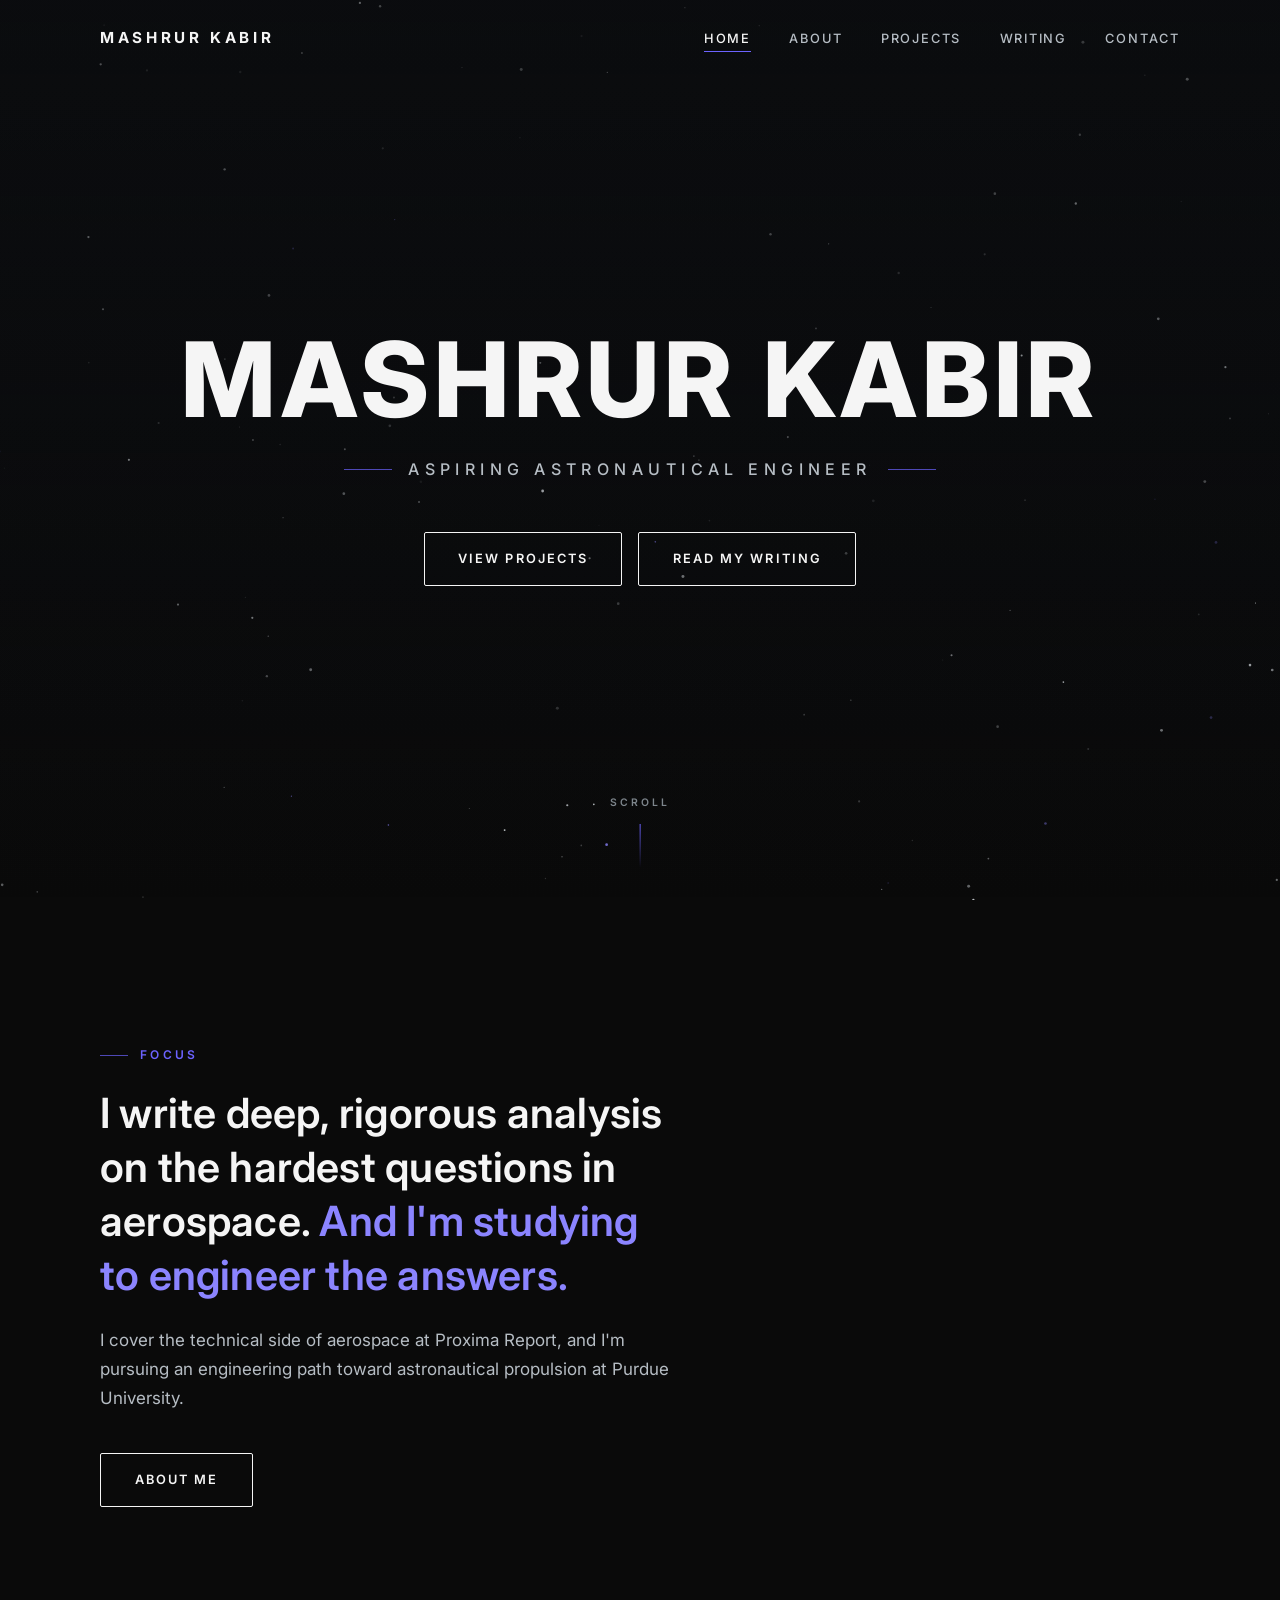
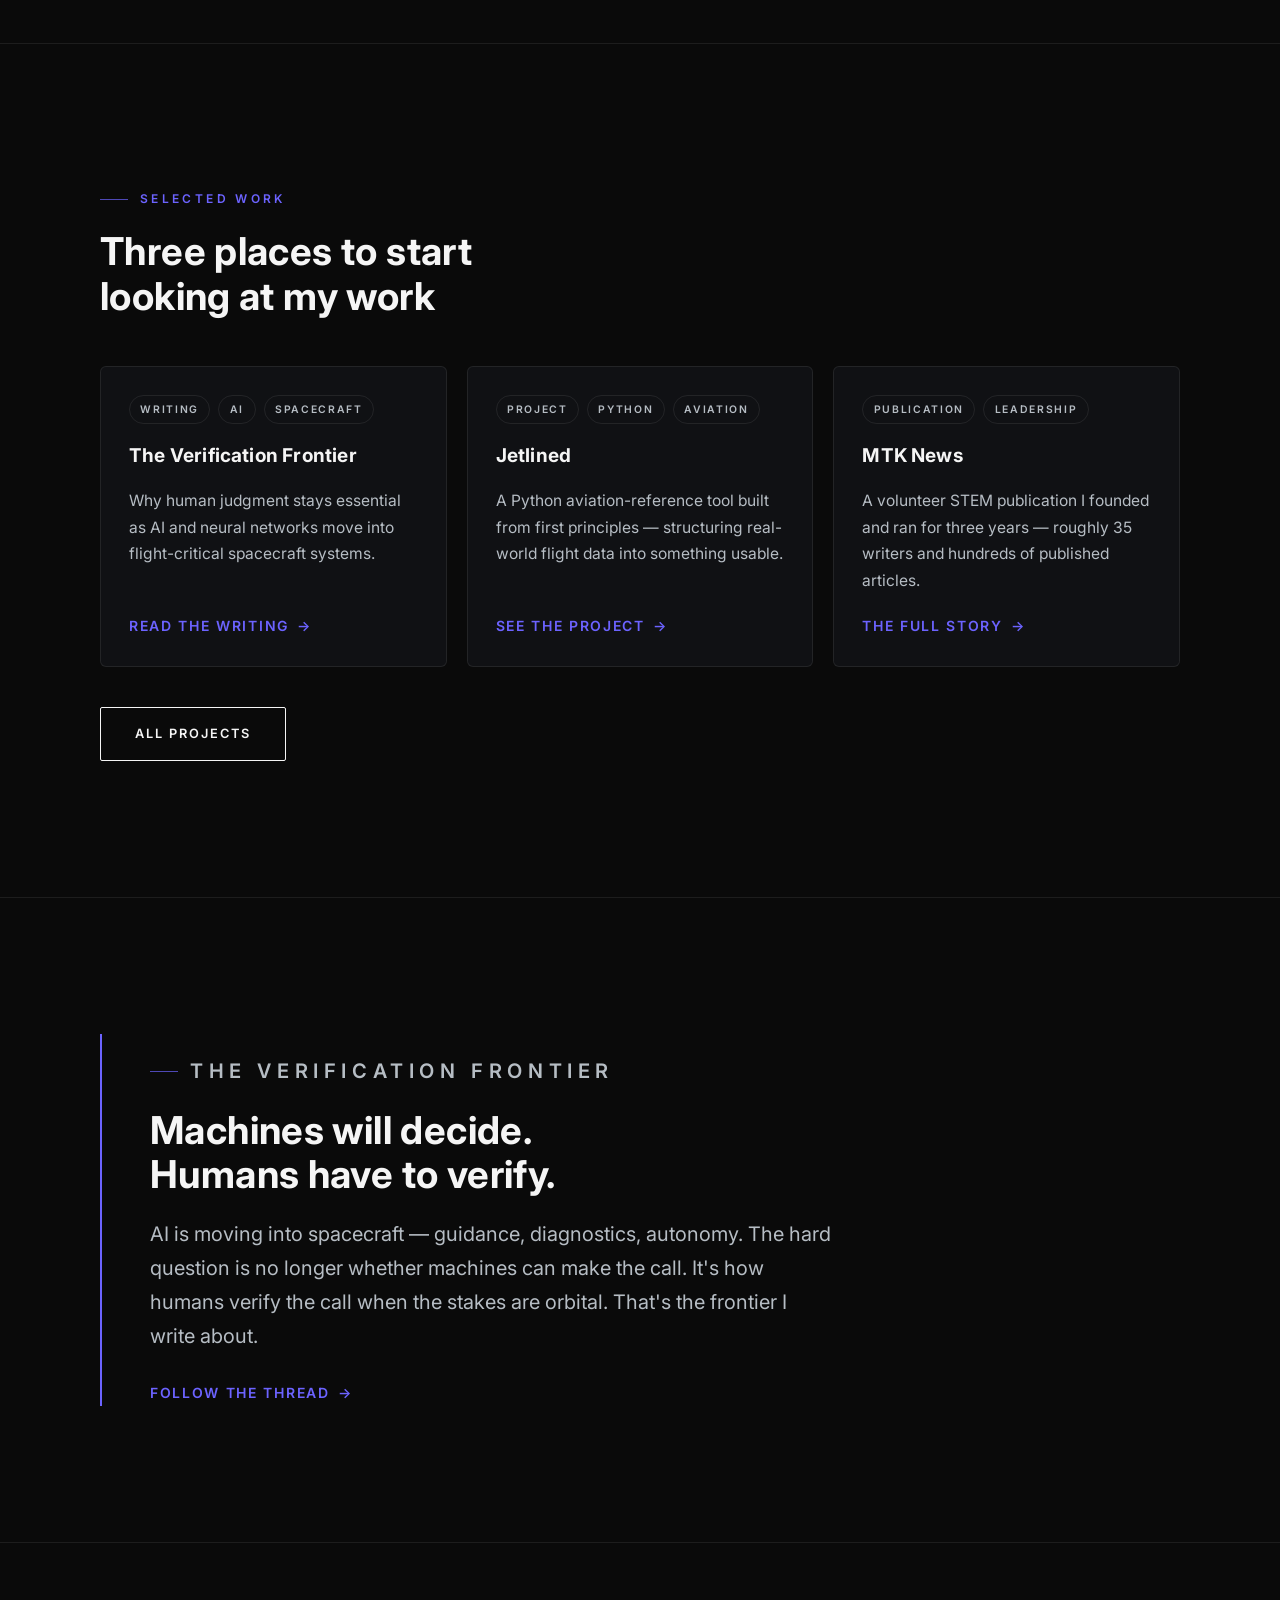
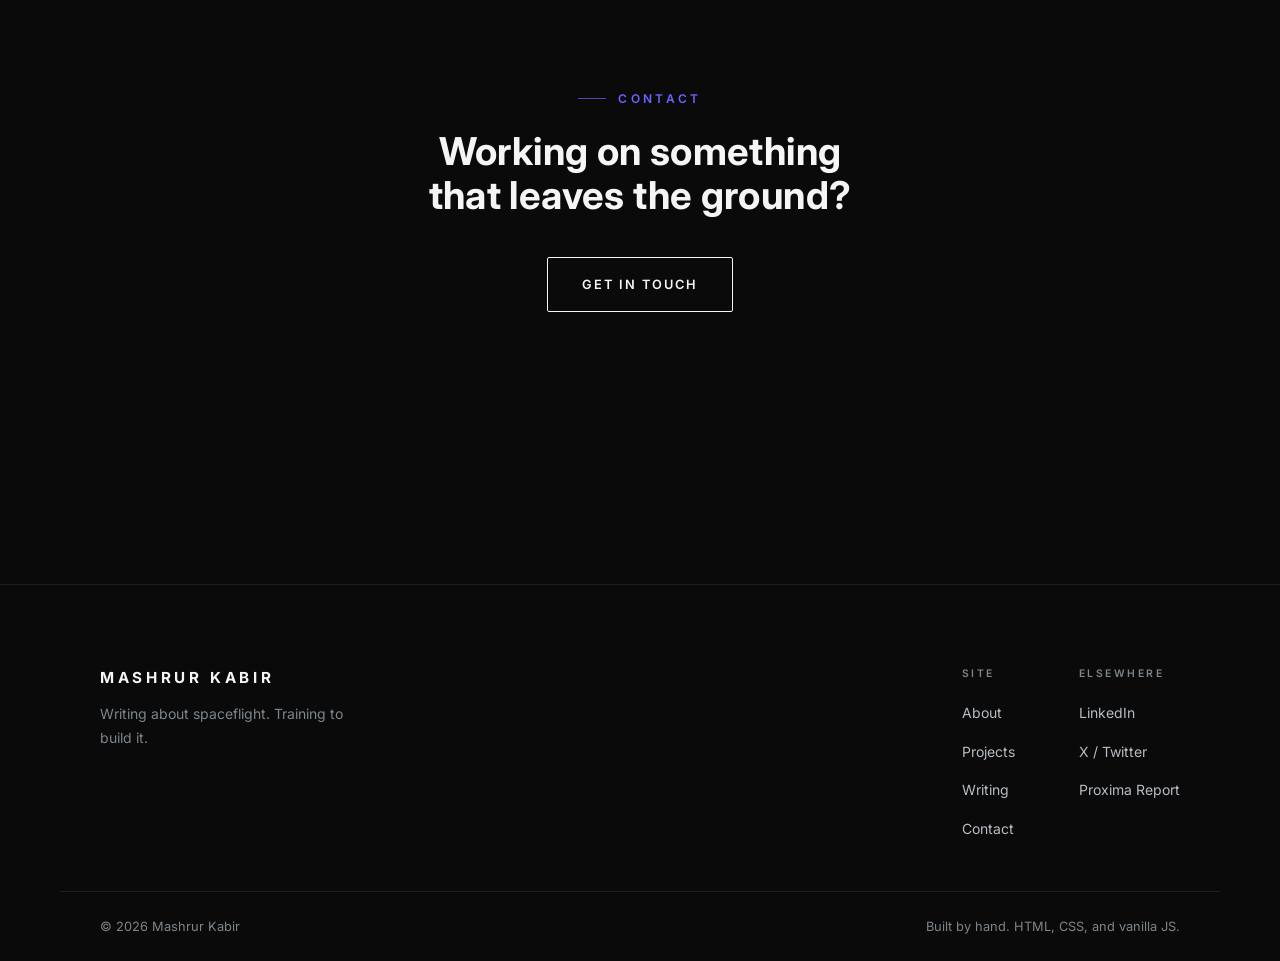
<file: index.html>
<!DOCTYPE html>
<html lang="en">
<head>
  <meta charset="UTF-8">
  <meta name="viewport" content="width=device-width, initial-scale=1">
  <title>Mashrur Kabir — Aerospace Journalist &amp; Aspiring Astronautical Engineer</title>
  <meta name="description" content="Mashrur Kabir writes about spaceflight, propulsion, and AI in high-stakes aerospace systems for Proxima Report — and is training to build the machines he covers.">
  <link rel="canonical" href="https://mashrurkabir.com/">

  <link rel="icon" type="image/svg+xml" href="favicon.svg">

  <!-- Inter via Google Fonts -->
  <link rel="preconnect" href="https://fonts.googleapis.com">
  <link rel="preconnect" href="https://fonts.gstatic.com" crossorigin>
  <link href="https://fonts.googleapis.com/css2?family=Inter:wght@400;500;600;700;800&display=swap" rel="stylesheet">

  <link rel="stylesheet" href="style.css">

  <!-- Open Graph — TODO: add a 1200x630 assets/og-image.jpg and uncomment the og:image line -->
  <meta property="og:title" content="Mashrur Kabir">
  <meta property="og:description" content="Aerospace journalism and an engineering path aimed at astronautical propulsion.">
  <meta property="og:type" content="website">
  <meta property="og:url" content="https://mashrurkabir.com/">
  <!-- <meta property="og:image" content="https://mashrurkabir.com/assets/og-image.jpg"> -->

  <!-- Structured data — ties the byline identity together for search engines.
       TODO: when you fill in the footer profile links, add your LinkedIn and X
       URLs to BOTH sameAs lists (here and in about.html). -->
  <script type="application/ld+json">
  {
    "@context": "https://schema.org",
    "@graph": [
      {
        "@type": "WebSite",
        "@id": "https://mashrurkabir.com/#website",
        "url": "https://mashrurkabir.com/",
        "name": "Mashrur Kabir",
        "publisher": { "@id": "https://mashrurkabir.com/#person" }
      },
      {
        "@type": "Person",
        "@id": "https://mashrurkabir.com/#person",
        "name": "Mashrur Kabir",
        "url": "https://mashrurkabir.com/",
        "jobTitle": "Aerospace Journalist",
        "description": "Aerospace journalist at Proxima Report covering spaceflight, propulsion, and AI in high-stakes aerospace systems; aspiring astronautical engineer focused on space nuclear propulsion.",
        "worksFor": {
          "@type": "Organization",
          "name": "Proxima Report",
          "url": "https://proximareport.com/"
        },
        "affiliation": {
          "@type": "CollegeOrUniversity",
          "name": "Purdue University"
        },
        "knowsAbout": [
          "Spaceflight",
          "Astronautical propulsion",
          "Space nuclear propulsion",
          "AI in aerospace systems",
          "Aerospace journalism"
        ],
        "sameAs": [
          "https://proximareport.com/author/mashrur/",
          "https://mashrurk.substack.com/"
        ]
      }
    ]
  }
  </script>
</head>
<body>
  <!-- Site-wide starfield — fixed canvas behind every page (shared markup on all pages; script.js §6) -->
  <div class="site-bg" data-site-bg aria-hidden="true">
    <canvas data-starfield hidden></canvas>
  </div>

  <a class="skip-link" href="#main">Skip to content</a>

  <!-- ======================= Header (shared markup — edit on all 6 pages) ======================= -->
  <header class="site-header" data-header>
    <div class="header-inner container">
      <a href="/" class="brand">Mashrur Kabir</a>

      <nav class="site-nav" id="site-nav" aria-label="Primary">
        <ul>
          <li><a href="/" aria-current="page">Home</a></li>
          <li><a href="about.html">About</a></li>
          <li><a href="projects.html">Projects</a></li>
          <li><a href="writing.html">Writing</a></li>
          <li><a href="contact.html">Contact</a></li>
        </ul>
      </nav>

      <button class="nav-toggle" type="button" aria-expanded="false" aria-controls="site-nav" data-nav-toggle>
        <span class="nav-toggle-box" aria-hidden="true"><span></span><span></span><span></span></span>
        <span class="visually-hidden">Menu</span>
      </button>
    </div>
  </header>

  <main id="main">

    <!-- ======================= Hero ======================= -->
    <section class="hero" aria-label="Introduction">
      <div class="hero-bg" data-hero-bg aria-hidden="true">
        <!-- The animated starfield is the fixed site-wide canvas at the top of <body>;
             in starfield mode this layer stays transparent so it shows through. -->

        <!--
          Background video — active when HERO_BACKGROUND = 'video' in script.js.
          It covers the starfield inside the hero only.

          TODO (video setup):
            1. Drop your loop into  assets/hero.mp4  (WebM twin at assets/hero.webm is optional
               but nice — delete that <source> line if you skip it).
            2. Replace assets/hero-poster.jpg with a real frame from the video.
            3. In script.js, flip the one-line toggle:  const HERO_BACKGROUND = 'video';
          Specs and ffmpeg commands are in the README.
        -->
        <video class="hero-video" data-hero-video hidden muted autoplay loop playsinline
               preload="none" poster="assets/hero-poster.jpg">
          <source data-src="assets/hero.webm" type="video/webm">
          <source data-src="assets/hero.mp4" type="video/mp4">
        </video>

        <div class="hero-overlay"></div>
      </div>

      <div class="hero-content container">
        <h1 class="hero-title">Mashrur Kabir</h1>
        <p class="hero-tagline">Aspiring Astronautical Engineer</p>
        <div class="hero-actions">
          <a class="btn" href="projects.html">View Projects</a>
          <a class="btn" href="writing.html">Read My Writing</a>
        </div>
      </div>

      <a class="scroll-cue" href="#focus" aria-label="Scroll to content">Scroll</a>
    </section>

    <!-- ======================= Positioning statement ======================= -->
    <section class="section" id="focus">
      <div class="container">
        <p class="eyebrow reveal">Focus</p>
        <p class="statement reveal">
          I write deep, rigorous analysis on the hardest questions in aerospace.
          <em>And I'm studying to engineer the answers.</em>
        </p>
        <p class="statement-sub reveal" data-delay="1">
          I cover the technical side of aerospace at Proxima Report, and I'm pursuing an engineering path toward astronautical propulsion at Purdue University.
        </p>
        <a class="btn reveal" data-delay="2" href="about.html">About Me</a>
      </div>
    </section>

    <!-- ======================= Selected work ======================= -->
    <section class="section" aria-labelledby="selected-work-title">
      <div class="container">
        <p class="eyebrow reveal">Selected Work</p>
        <h2 class="section-title reveal" id="selected-work-title">Three places to start looking at my work</h2>

        <div class="card-grid">
          <!-- Card 1 — flagship writing -->
          <article class="card reveal" data-delay="1">
            <div class="card-tags"><span>Writing</span><span>AI</span><span>Spacecraft</span></div>
            <h3>The Verification Frontier</h3>
            <p>Why human judgment stays essential as AI and neural networks move into flight-critical spacecraft systems.</p>
            <a class="text-link card-cover" href="writing.html">Read the writing <span aria-hidden="true">&rarr;</span></a>
          </article>

          <!-- Card 2 — engineering project -->
          <article class="card reveal" data-delay="2">
            <div class="card-tags"><span>Project</span><span>Python</span><span>Aviation</span></div>
            <h3>Jetlined</h3>
            <p>A Python aviation-reference tool built from first principles — structuring real-world flight data into something usable.</p>
            <a class="text-link card-cover" href="jetlined.html">See the project <span aria-hidden="true">&rarr;</span></a>
          </article>

          <!-- Card 3 — publication -->
          <article class="card reveal" data-delay="3">
            <div class="card-tags"><span>Publication</span><span>Leadership</span></div>
            <h3>MTK News</h3>
            <p>A volunteer STEM publication I founded and ran for three years — roughly 35 writers and hundreds of published articles.</p>
            <a class="text-link card-cover" href="mtk-news.html">The full story <span aria-hidden="true">&rarr;</span></a>
          </article>
        </div>

        <a class="btn reveal" data-delay="3" href="projects.html">All Projects</a>
      </div>
    </section>

    <!-- ======================= Verification frontier teaser ======================= -->
    <section class="section" aria-labelledby="frontier-title">
      <div class="container">
        <div class="frontier reveal">
          <p class="eyebrow">The Verification Frontier</p>
          <h2 class="section-title" id="frontier-title">Machines will decide. Humans have to verify.</h2>
          <p>
            AI is moving into spacecraft — guidance, diagnostics, autonomy. The hard
            question is no longer whether machines can make the call. It's how humans
            verify the call when the stakes are orbital. That's the frontier I write about.
          </p>
          <a class="text-link" href="writing.html">Follow the thread <span aria-hidden="true">&rarr;</span></a>
        </div>
      </div>
    </section>

    <!-- ======================= Closing CTA ======================= -->
    <section class="section cta-band" aria-labelledby="cta-title">
      <div class="container">
        <p class="eyebrow reveal" style="justify-content: center;">Contact</p>
        <h2 class="section-title reveal" id="cta-title">Working on something that leaves the ground?</h2>
        <a class="btn reveal" data-delay="1" href="contact.html">Get in Touch</a>
      </div>
    </section>

  </main>

  <!-- ======================= Footer (shared markup — edit on all 6 pages) ======================= -->
  <footer class="site-footer">
    <div class="container footer-inner">
      <div>
        <p class="footer-name">Mashrur Kabir</p>
        <p class="footer-tag">Writing about spaceflight. Training to build it.</p>
      </div>

      <nav class="footer-col" aria-label="Footer">
        <span class="label">Site</span>
        <ul>
          <li><a href="about.html">About</a></li>
          <li><a href="projects.html">Projects</a></li>
          <li><a href="writing.html">Writing</a></li>
          <li><a href="contact.html">Contact</a></li>
        </ul>
      </nav>

      <div class="footer-col">
        <span class="label">Elsewhere</span>
        <ul>
          <!-- TODO: replace # with your real profile URLs (same block on every page) -->
          <li><a href="#" target="_blank" rel="noopener">LinkedIn</a></li>
          <li><a href="#" target="_blank" rel="noopener">X / Twitter</a></li>
          <li><a href="#" target="_blank" rel="noopener">Proxima Report</a></li>
        </ul>
      </div>
    </div>

    <div class="container footer-bottom">
      <p>&copy; <span data-year>2026</span> Mashrur Kabir</p>
      <p>Built by hand. HTML, CSS, and vanilla JS.</p>
    </div>
  </footer>

  <script src="script.js" defer></script>
</body>
</html>
</file>
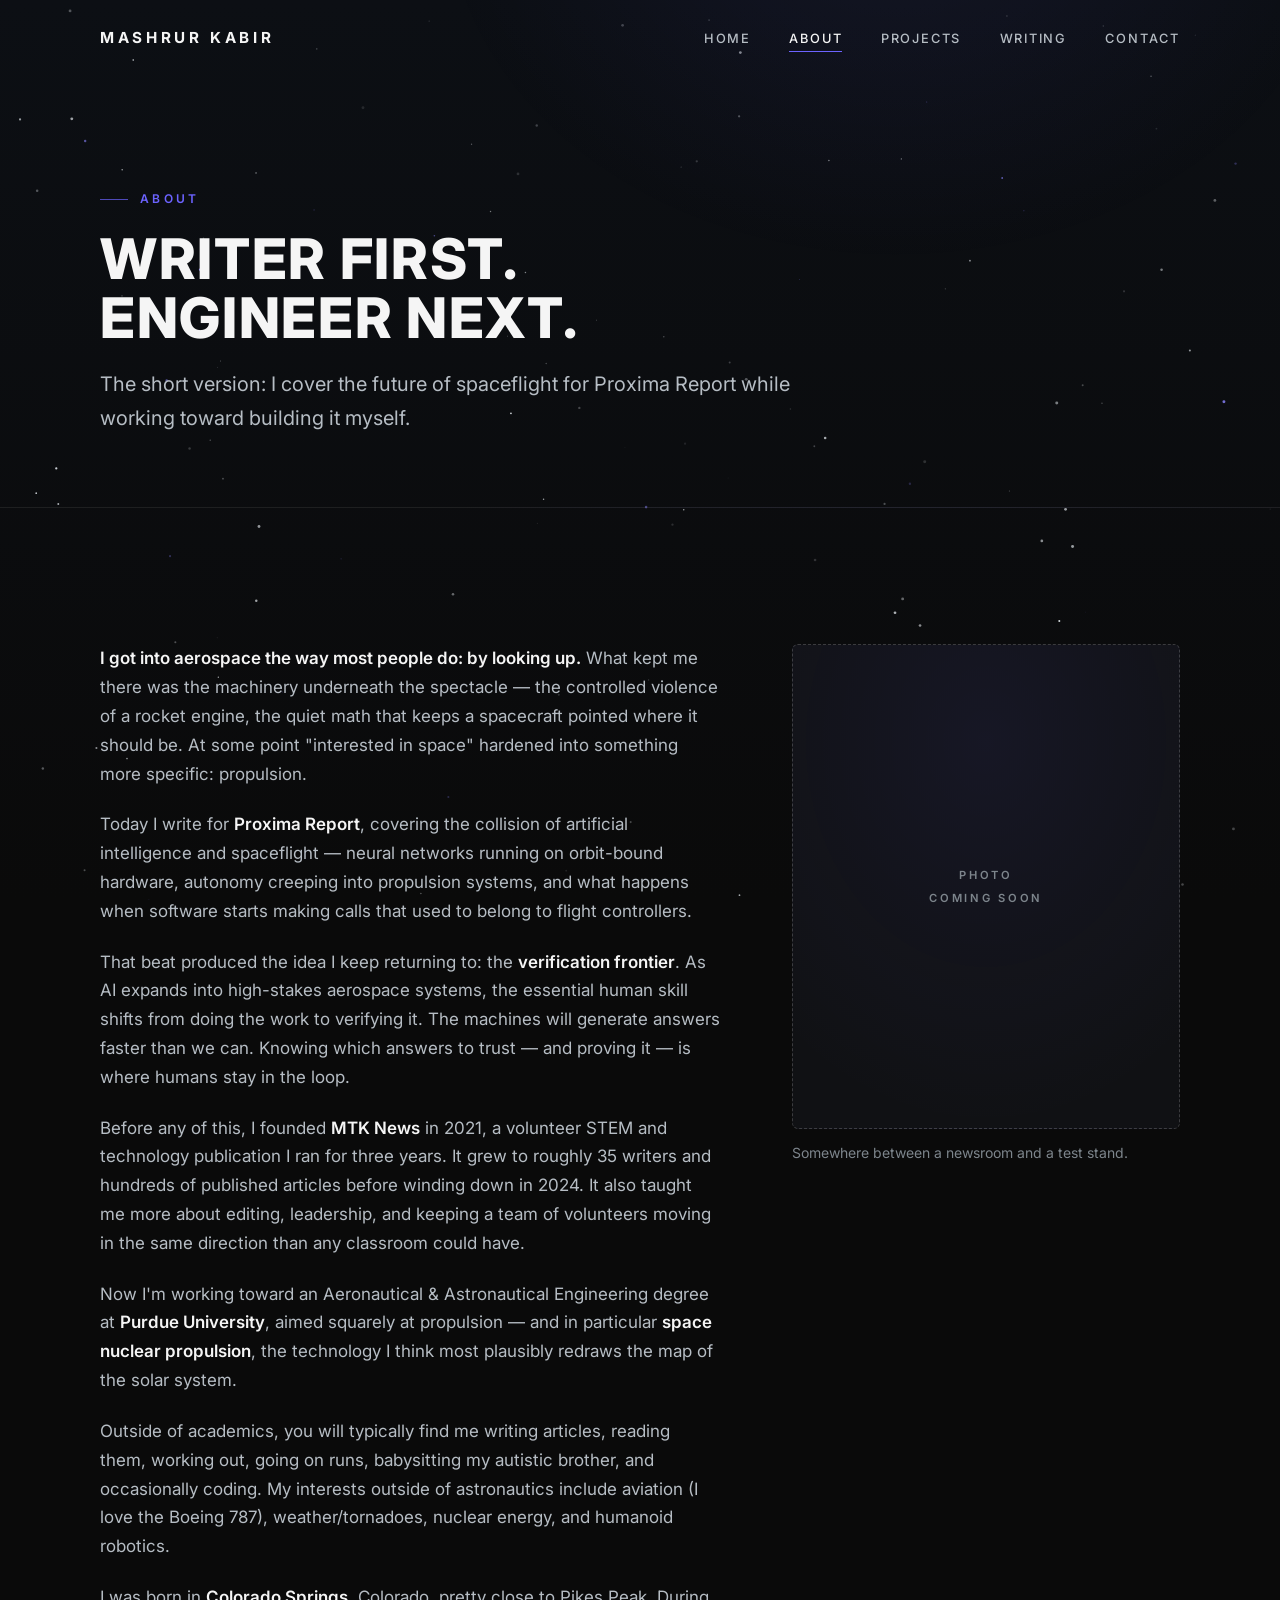
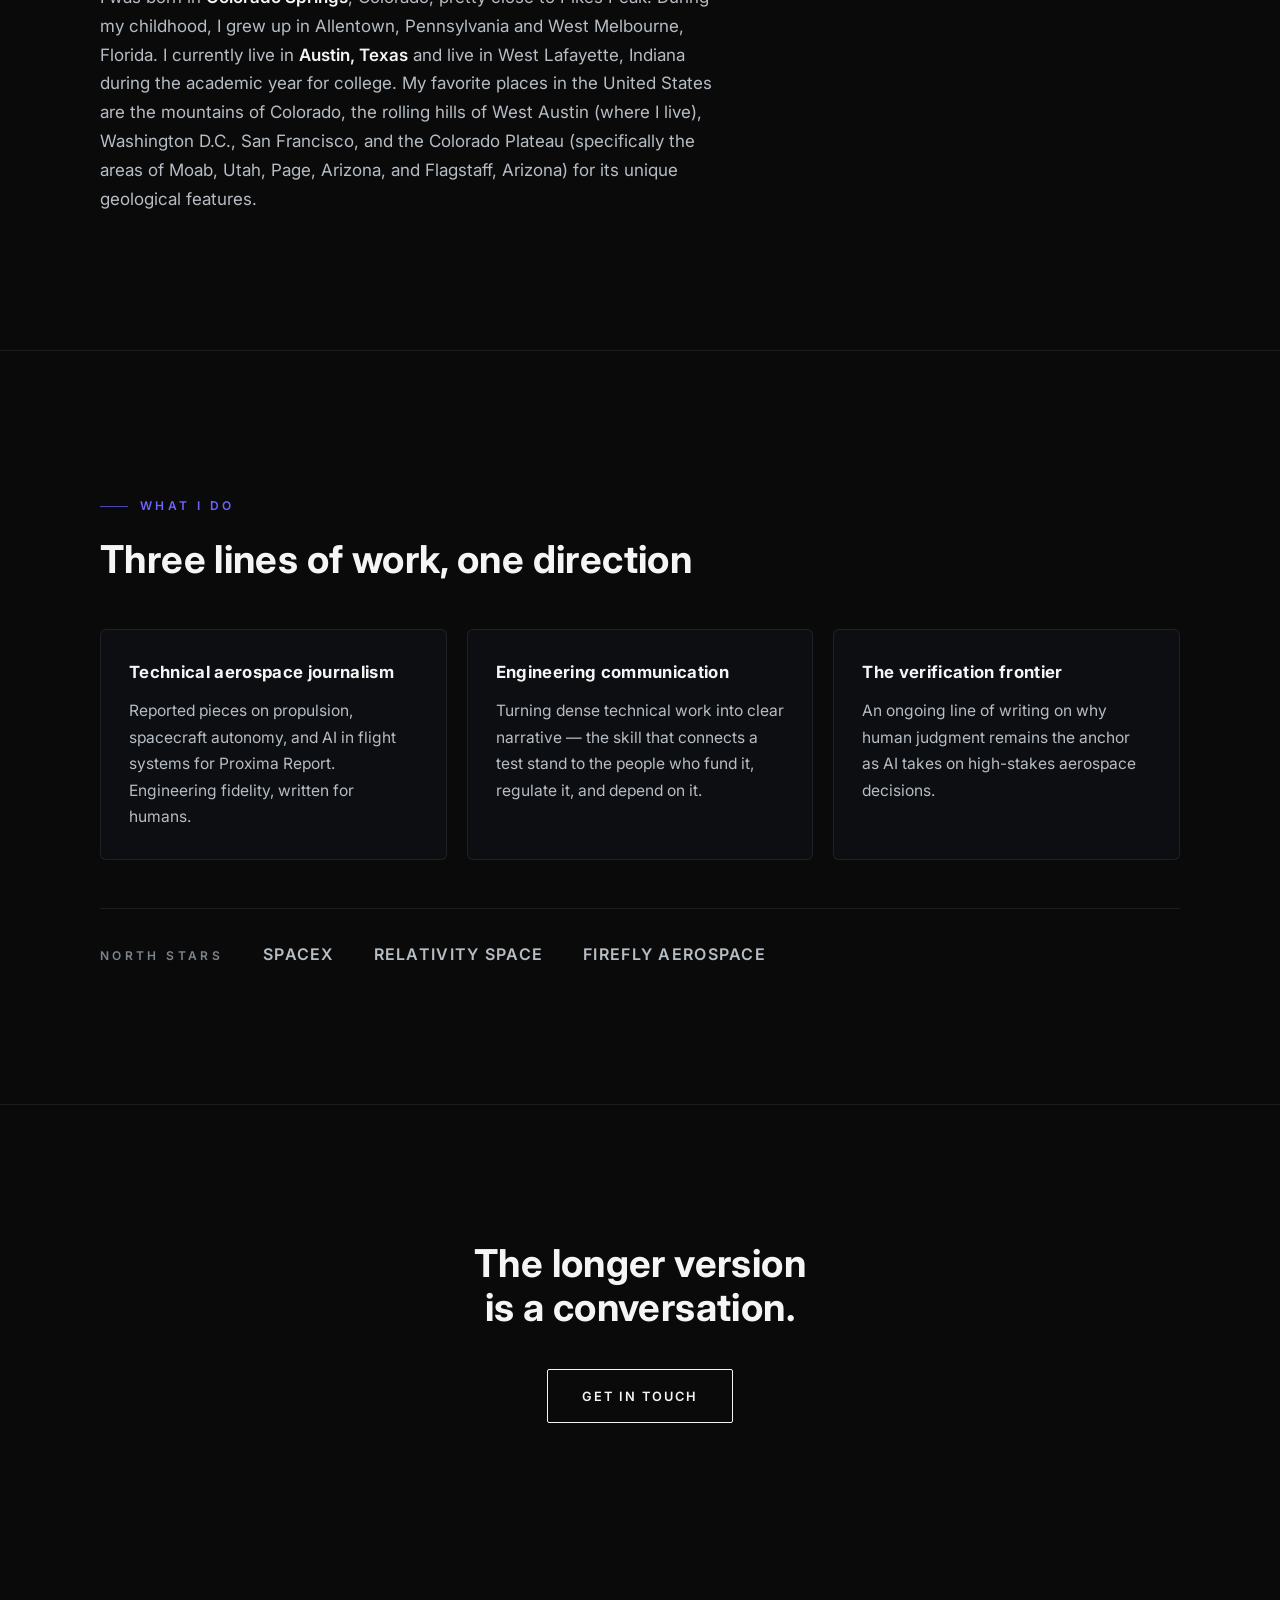
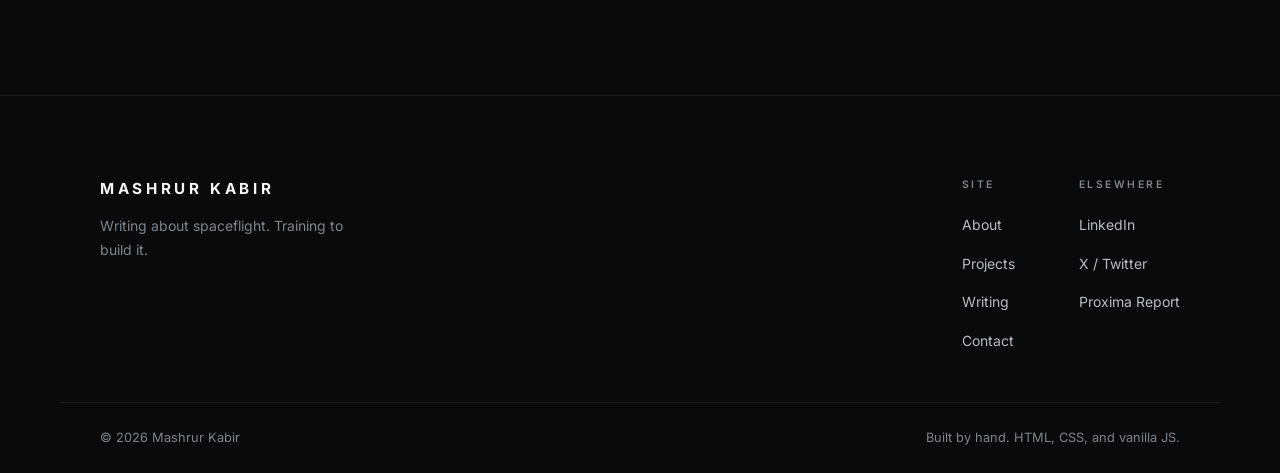
<file: about.html>
<!DOCTYPE html>
<html lang="en">
<head>
  <meta charset="UTF-8">
  <meta name="viewport" content="width=device-width, initial-scale=1">
  <title>About — Mashrur Kabir</title>
  <meta name="description" content="Mashrur Kabir is an aerospace writer at Proxima Report and an aspiring astronautical propulsion engineer, founder of MTK News, focused on space nuclear propulsion.">
  <link rel="canonical" href="https://mashrurkabir.com/about.html">

  <link rel="icon" type="image/svg+xml" href="favicon.svg">
  <link rel="preconnect" href="https://fonts.googleapis.com">
  <link rel="preconnect" href="https://fonts.gstatic.com" crossorigin>
  <link href="https://fonts.googleapis.com/css2?family=Inter:wght@400;500;600;700;800&display=swap" rel="stylesheet">
  <link rel="stylesheet" href="style.css">

  <meta property="og:title" content="About — Mashrur Kabir">
  <meta property="og:description" content="Aerospace writer at Proxima Report. Aspiring astronautical propulsion engineer.">
  <meta property="og:type" content="website">
  <meta property="og:url" content="https://mashrurkabir.com/about.html">

  <!-- Structured data — same Person entity as index.html (keep the two in sync).
       TODO: when you fill in the footer profile links, add your LinkedIn and X
       URLs to BOTH sameAs lists (here and in index.html). -->
  <script type="application/ld+json">
  {
    "@context": "https://schema.org",
    "@type": "ProfilePage",
    "@id": "https://mashrurkabir.com/about.html",
    "mainEntity": {
      "@type": "Person",
      "@id": "https://mashrurkabir.com/#person",
      "name": "Mashrur Kabir",
      "url": "https://mashrurkabir.com/",
      "jobTitle": "Aerospace Journalist",
      "description": "Aerospace journalist at Proxima Report covering spaceflight, propulsion, and AI in high-stakes aerospace systems; aspiring astronautical engineer focused on space nuclear propulsion.",
      "worksFor": {
        "@type": "Organization",
        "name": "Proxima Report",
        "url": "https://proximareport.com/"
      },
      "affiliation": {
        "@type": "CollegeOrUniversity",
        "name": "Purdue University"
      },
      "knowsAbout": [
        "Spaceflight",
        "Astronautical propulsion",
        "Space nuclear propulsion",
        "AI in aerospace systems",
        "Aerospace journalism"
      ],
      "sameAs": [
        "https://proximareport.com/author/mashrur/",
        "https://mashrurk.substack.com/"
      ]
    }
  }
  </script>
</head>
<body>
  <!-- Site-wide starfield — fixed canvas behind every page (shared markup on all pages; script.js §6) -->
  <div class="site-bg" data-site-bg aria-hidden="true">
    <canvas data-starfield hidden></canvas>
  </div>

  <a class="skip-link" href="#main">Skip to content</a>

  <header class="site-header is-scrolled" data-header>
    <div class="header-inner container">
      <a href="/" class="brand">Mashrur Kabir</a>
      <nav class="site-nav" id="site-nav" aria-label="Primary">
        <ul>
          <li><a href="/">Home</a></li>
          <li><a href="about.html" aria-current="page">About</a></li>
          <li><a href="projects.html">Projects</a></li>
          <li><a href="writing.html">Writing</a></li>
          <li><a href="contact.html">Contact</a></li>
        </ul>
      </nav>
      <button class="nav-toggle" type="button" aria-expanded="false" aria-controls="site-nav" data-nav-toggle>
        <span class="nav-toggle-box" aria-hidden="true"><span></span><span></span><span></span></span>
        <span class="visually-hidden">Menu</span>
      </button>
    </div>
  </header>

  <main id="main">

    <header class="page-header">
      <div class="container">
        <p class="eyebrow">About</p>
        <h1>Writer first.<br>Engineer next.</h1>
        <p class="lede">The short version: I cover the future of spaceflight for Proxima Report while working toward building it myself.</p>
      </div>
    </header>

    <!-- ======================= Bio ======================= -->
    <!-- TODO: This is draft copy written to be refined — edit freely. The structure
         (narrative → What I Do → North Stars) is meant to survive your edits. -->
    <section class="section">
      <div class="container about-grid">

        <div class="about-prose">
          <p class="reveal">
            <strong>I got into aerospace the way most people do: by looking up.</strong>
            What kept me there was the machinery underneath the spectacle — the controlled
            violence of a rocket engine, the quiet math that keeps a spacecraft pointed
            where it should be. At some point "interested in space" hardened into something
            more specific: propulsion.
          </p>

          <p class="reveal">
            Today I write for <strong>Proxima Report</strong>, covering the collision of
            artificial intelligence and spaceflight — neural networks running on
            orbit-bound hardware, autonomy creeping into propulsion systems, and what
            happens when software starts making calls that used to belong to flight
            controllers.
          </p>

          <p class="reveal">
            That beat produced the idea I keep returning to: the
            <strong>verification frontier</strong>. As AI expands into high-stakes
            aerospace systems, the essential human skill shifts from doing the work to
            verifying it. The machines will generate answers faster than we can. Knowing
            which answers to trust — and proving it — is where humans stay in the loop.
          </p>

          <p class="reveal">
            Before any of this, I founded <strong>MTK News</strong> in 2021, a volunteer
            STEM and technology publication I ran for three years. It grew to roughly 35
            writers and hundreds of published articles before winding down in 2024. It
            also taught me more about editing, leadership, and keeping a team of
            volunteers moving in the same direction than any classroom could have.
          </p>

          <p class="reveal">
            Now I'm working toward an Aeronautical &amp; Astronautical Engineering degree
            at <strong>Purdue University</strong>, aimed squarely at propulsion — and in
            particular <strong>space nuclear propulsion</strong>, the technology I think
            most plausibly redraws the map of the solar system.
          </p>

          <p class="reveal">
            Outside of academics, you will typically find me writing articles,
            reading them, working out, going on runs, babysitting my autistic brother,
            and occasionally coding. My interests outside of astronautics include aviation (I love the Boeing 787), weather/tornadoes, nuclear energy, and humanoid robotics.
          </p>

          <p class="reveal">
            I was born in <strong>Colorado Springs</strong>, Colorado, pretty close to Pikes Peak. During my childhood, I grew up in Allentown, Pennsylvania and West Melbourne, Florida. 
            I currently live in <strong>Austin, Texas</strong> and live in West Lafayette, Indiana during the academic year for college.
            My favorite places in the United States are the mountains of Colorado, the rolling hills of West Austin (where I live), Washington D.C., San Francisco,
            and the Colorado Plateau (specifically the areas of Moab, Utah, Page, Arizona, and Flagstaff, Arizona) for its unique geological features.
          </p>
        </div>

        <figure class="about-photo reveal" data-delay="1">
          <!--
            TODO (photo): replace the placeholder <div> below with a real image —
            drop your photo into /assets and swap in:

              <img src="assets/portrait.jpg" alt="Mashrur Kabir" loading="lazy" width="800" height="1000">
          -->
          <div class="photo-placeholder">Photo<br>coming soon</div>
          <figcaption>Somewhere between a newsroom and a test stand.</figcaption>
        </figure>

      </div>
    </section>

    <!-- ======================= What I do ======================= -->
    <section class="section" aria-labelledby="what-title">
      <div class="container">
        <p class="eyebrow reveal">What I Do</p>
        <h2 class="section-title reveal" id="what-title">Three lines of work, one direction</h2>

        <div class="what-grid">
          <div class="what-item reveal" data-delay="1">
            <h3>Technical aerospace journalism</h3>
            <p>Reported pieces on propulsion, spacecraft autonomy, and AI in flight systems for Proxima Report. Engineering fidelity, written for humans.</p>
          </div>
          <div class="what-item reveal" data-delay="2">
            <h3>Engineering communication</h3>
            <p>Turning dense technical work into clear narrative — the skill that connects a test stand to the people who fund it, regulate it, and depend on it.</p>
          </div>
          <div class="what-item reveal" data-delay="3">
            <h3>The verification frontier</h3>
            <p>An ongoing line of writing on why human judgment remains the anchor as AI takes on high-stakes aerospace decisions.</p>
          </div>
        </div>

        <div class="north-stars reveal">
          <span class="label">North Stars</span>
          <ul>
            <li>SpaceX</li>
            <li>Relativity Space</li>
            <li>Firefly Aerospace</li>
          </ul>
        </div>
      </div>
    </section>

    <!-- ======================= CTA ======================= -->
    <section class="section cta-band" aria-labelledby="about-cta-title">
      <div class="container">
        <h2 class="section-title reveal" id="about-cta-title">The longer version is a conversation.</h2>
        <a class="btn reveal" data-delay="1" href="contact.html">Get in Touch</a>
      </div>
    </section>

  </main>

  <footer class="site-footer">
    <div class="container footer-inner">
      <div>
        <p class="footer-name">Mashrur Kabir</p>
        <p class="footer-tag">Writing about spaceflight. Training to build it.</p>
      </div>
      <nav class="footer-col" aria-label="Footer">
        <span class="label">Site</span>
        <ul>
          <li><a href="about.html">About</a></li>
          <li><a href="projects.html">Projects</a></li>
          <li><a href="writing.html">Writing</a></li>
          <li><a href="contact.html">Contact</a></li>
        </ul>
      </nav>
      <div class="footer-col">
        <span class="label">Elsewhere</span>
        <ul>
          <!-- TODO: replace # with your real profile URLs (same block on every page) -->
          <li><a href="#" target="_blank" rel="noopener">LinkedIn</a></li>
          <li><a href="#" target="_blank" rel="noopener">X / Twitter</a></li>
          <li><a href="#" target="_blank" rel="noopener">Proxima Report</a></li>
        </ul>
      </div>
    </div>
    <div class="container footer-bottom">
      <p>&copy; <span data-year>2026</span> Mashrur Kabir</p>
      <p>Built by hand. HTML, CSS, and vanilla JS.</p>
    </div>
  </footer>

  <script src="script.js" defer></script>
</body>
</html>
</file>
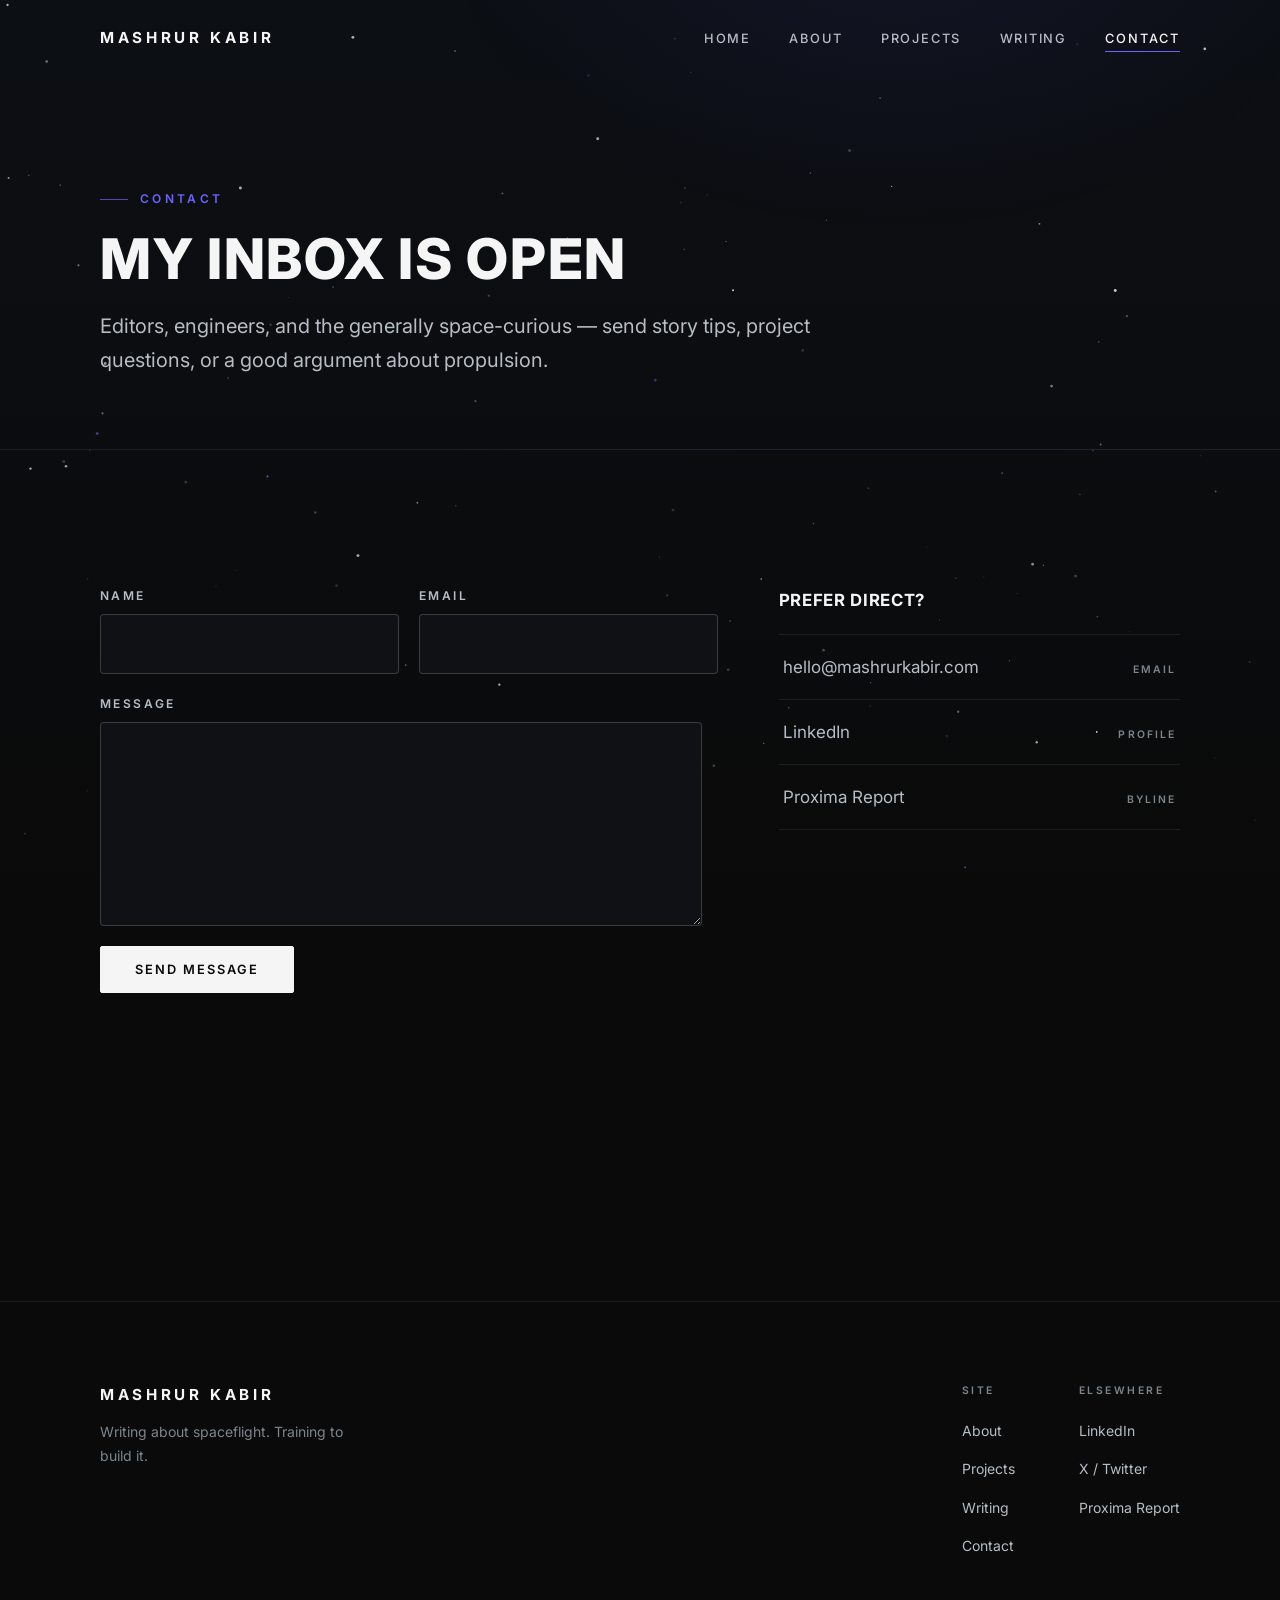
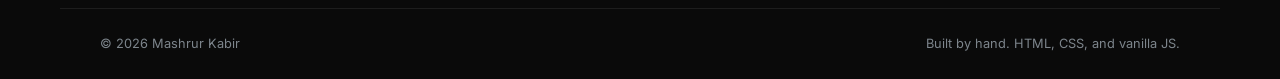
<file: contact.html>
<!DOCTYPE html>
<html lang="en">
<head>
  <meta charset="UTF-8">
  <meta name="viewport" content="width=device-width, initial-scale=1">
  <title>Contact — Mashrur Kabir</title>
  <meta name="description" content="Get in touch with Mashrur Kabir — editors, engineers, and the generally space-curious welcome.">
  <link rel="canonical" href="https://mashrurkabir.com/contact.html">

  <link rel="icon" type="image/svg+xml" href="favicon.svg">
  <link rel="preconnect" href="https://fonts.googleapis.com">
  <link rel="preconnect" href="https://fonts.gstatic.com" crossorigin>
  <link href="https://fonts.googleapis.com/css2?family=Inter:wght@400;500;600;700;800&display=swap" rel="stylesheet">
  <link rel="stylesheet" href="style.css">

  <meta property="og:title" content="Contact — Mashrur Kabir">
  <meta property="og:description" content="My inbox is open.">
  <meta property="og:type" content="website">
  <meta property="og:url" content="https://mashrurkabir.com/contact.html">
</head>
<body>
  <!-- Site-wide starfield — fixed canvas behind every page (shared markup on all pages; script.js §6) -->
  <div class="site-bg" data-site-bg aria-hidden="true">
    <canvas data-starfield hidden></canvas>
  </div>

  <a class="skip-link" href="#main">Skip to content</a>

  <header class="site-header is-scrolled" data-header>
    <div class="header-inner container">
      <a href="/" class="brand">Mashrur Kabir</a>
      <nav class="site-nav" id="site-nav" aria-label="Primary">
        <ul>
          <li><a href="/">Home</a></li>
          <li><a href="about.html">About</a></li>
          <li><a href="projects.html">Projects</a></li>
          <li><a href="writing.html">Writing</a></li>
          <li><a href="contact.html" aria-current="page">Contact</a></li>
        </ul>
      </nav>
      <button class="nav-toggle" type="button" aria-expanded="false" aria-controls="site-nav" data-nav-toggle>
        <span class="nav-toggle-box" aria-hidden="true"><span></span><span></span><span></span></span>
        <span class="visually-hidden">Menu</span>
      </button>
    </div>
  </header>

  <main id="main">

    <header class="page-header">
      <div class="container">
        <p class="eyebrow">Contact</p>
        <h1>My inbox is open</h1>
        <p class="lede">Editors, engineers, and the generally space-curious — send story tips, project questions, or a good argument about propulsion.</p>
      </div>
    </header>

    <section class="section">
      <div class="container contact-grid">

        <!-- ======================= Form (Formspree) ======================= -->
        <!--
          TODO (Formspree setup — takes ~2 minutes):
            1. Create a free account at https://formspree.io and add a new form.
            2. Copy your form ID (looks like "mabcdxyz").
            3. Replace YOUR_FORM_ID in the action attribute below.
          Until then, script.js blocks submission and shows a friendly reminder.
        -->
        <form class="contact-form" action="https://formspree.io/f/YOUR_FORM_ID" method="POST" data-contact-form>
          <div class="form-row">
            <div class="form-field">
              <label for="name">Name</label>
              <input id="name" name="name" type="text" required autocomplete="name">
            </div>
            <div class="form-field">
              <label for="email">Email</label>
              <input id="email" name="_replyto" type="email" required autocomplete="email">
            </div>
          </div>

          <div class="form-field">
            <label for="message">Message</label>
            <textarea id="message" name="message" rows="6" required></textarea>
          </div>

          <!-- Honeypot spam trap — leave as-is; humans never see it -->
          <input class="honeypot" type="text" name="_gotcha" tabindex="-1" autocomplete="off" aria-hidden="true">

          <button class="btn btn-solid" type="submit">Send Message</button>
          <p class="form-status" data-form-status role="status" aria-live="polite"></p>
        </form>

        <!-- ======================= Direct links ======================= -->
        <aside class="contact-aside">
          <h2>Prefer direct?</h2>
          <ul class="contact-links">
            <li>
              <!-- TODO: replace with your real email address -->
              <a href="mailto:hello@mashrurkabir.com">
                hello@mashrurkabir.com
                <span class="kind">Email</span>
              </a>
            </li>
            <li>
              <!-- TODO: replace # with your LinkedIn profile URL -->
              <a href="#" target="_blank" rel="noopener">
                LinkedIn
                <span class="kind">Profile</span>
              </a>
            </li>
            <li>
              <!-- TODO: replace # with your Proxima Report author page -->
              <a href="#" target="_blank" rel="noopener">
                Proxima Report
                <span class="kind">Byline</span>
              </a>
            </li>
          </ul>
        </aside>

      </div>
    </section>

  </main>

  <footer class="site-footer">
    <div class="container footer-inner">
      <div>
        <p class="footer-name">Mashrur Kabir</p>
        <p class="footer-tag">Writing about spaceflight. Training to build it.</p>
      </div>
      <nav class="footer-col" aria-label="Footer">
        <span class="label">Site</span>
        <ul>
          <li><a href="about.html">About</a></li>
          <li><a href="projects.html">Projects</a></li>
          <li><a href="writing.html">Writing</a></li>
          <li><a href="contact.html">Contact</a></li>
        </ul>
      </nav>
      <div class="footer-col">
        <span class="label">Elsewhere</span>
        <ul>
          <!-- TODO: replace # with your real profile URLs (same block on every page) -->
          <li><a href="#" target="_blank" rel="noopener">LinkedIn</a></li>
          <li><a href="#" target="_blank" rel="noopener">X / Twitter</a></li>
          <li><a href="#" target="_blank" rel="noopener">Proxima Report</a></li>
        </ul>
      </div>
    </div>
    <div class="container footer-bottom">
      <p>&copy; <span data-year>2026</span> Mashrur Kabir</p>
      <p>Built by hand. HTML, CSS, and vanilla JS.</p>
    </div>
  </footer>

  <script src="script.js" defer></script>
</body>
</html>
</file>
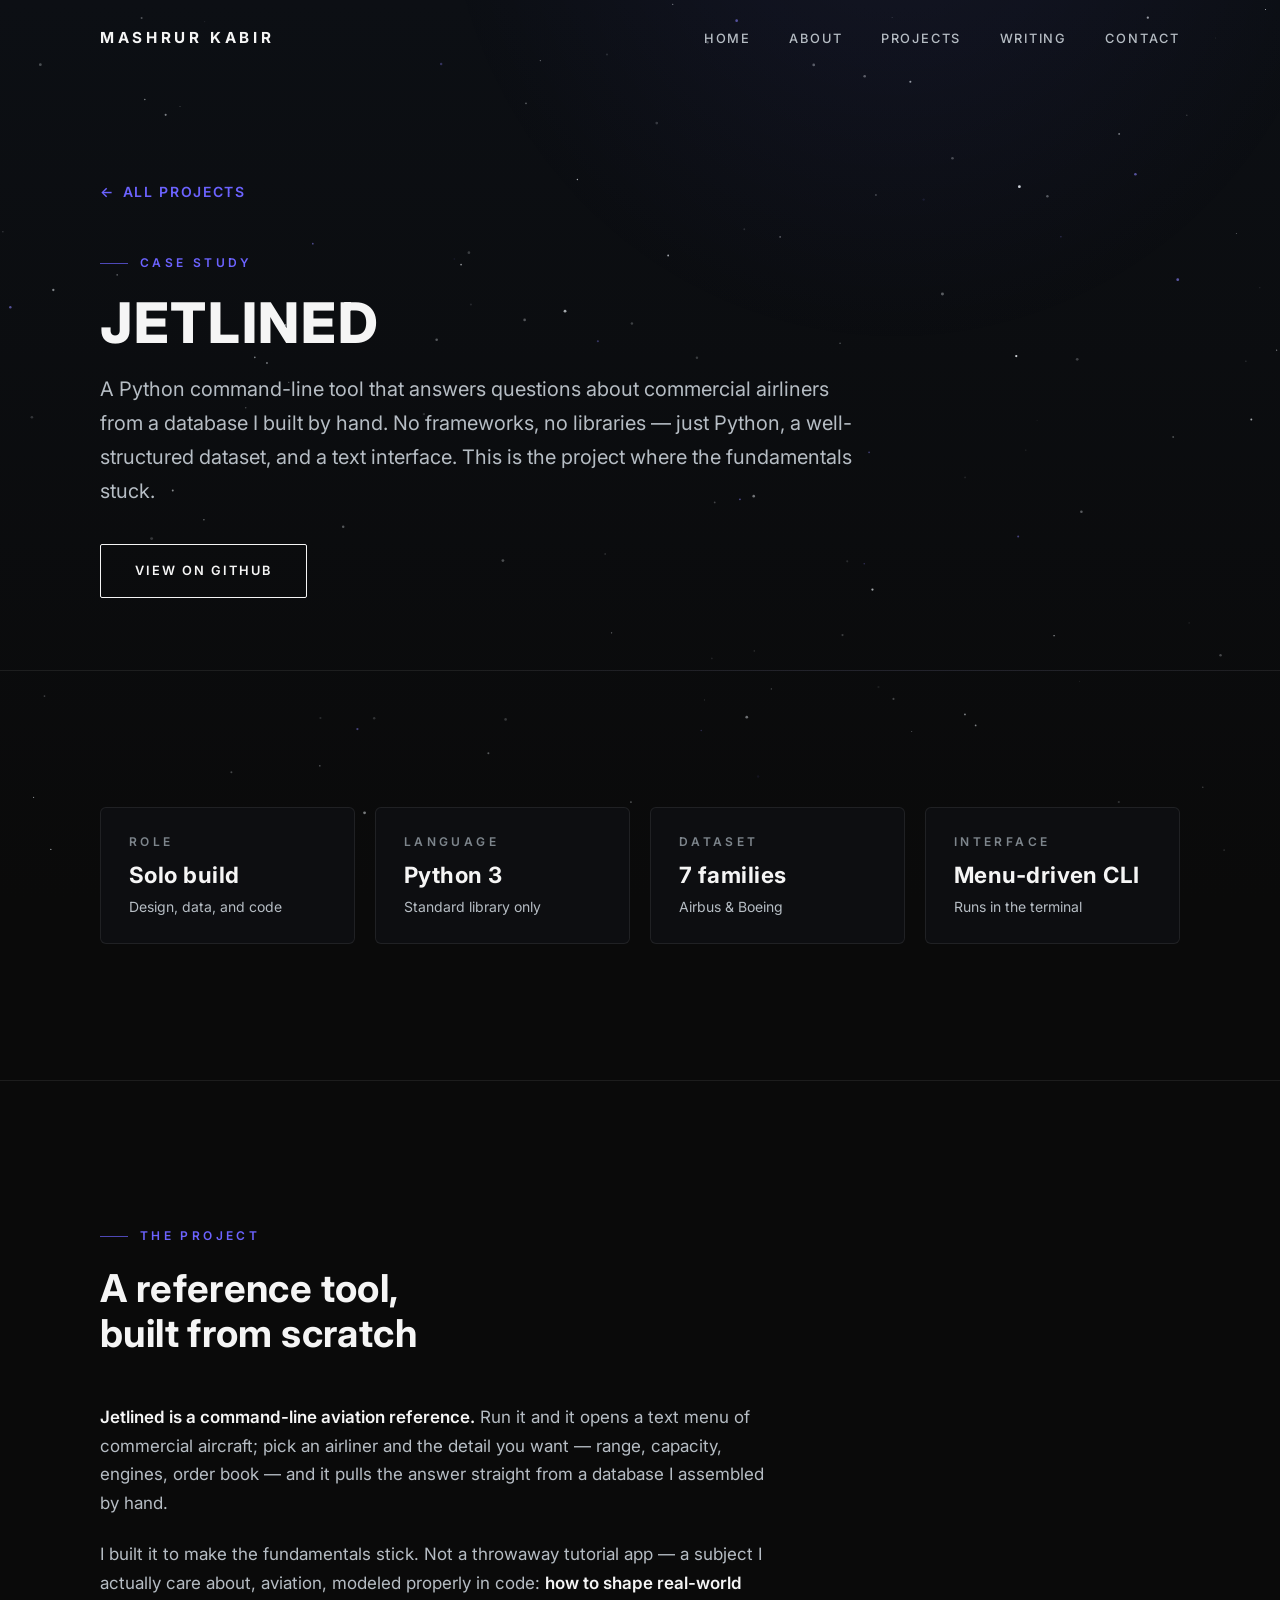
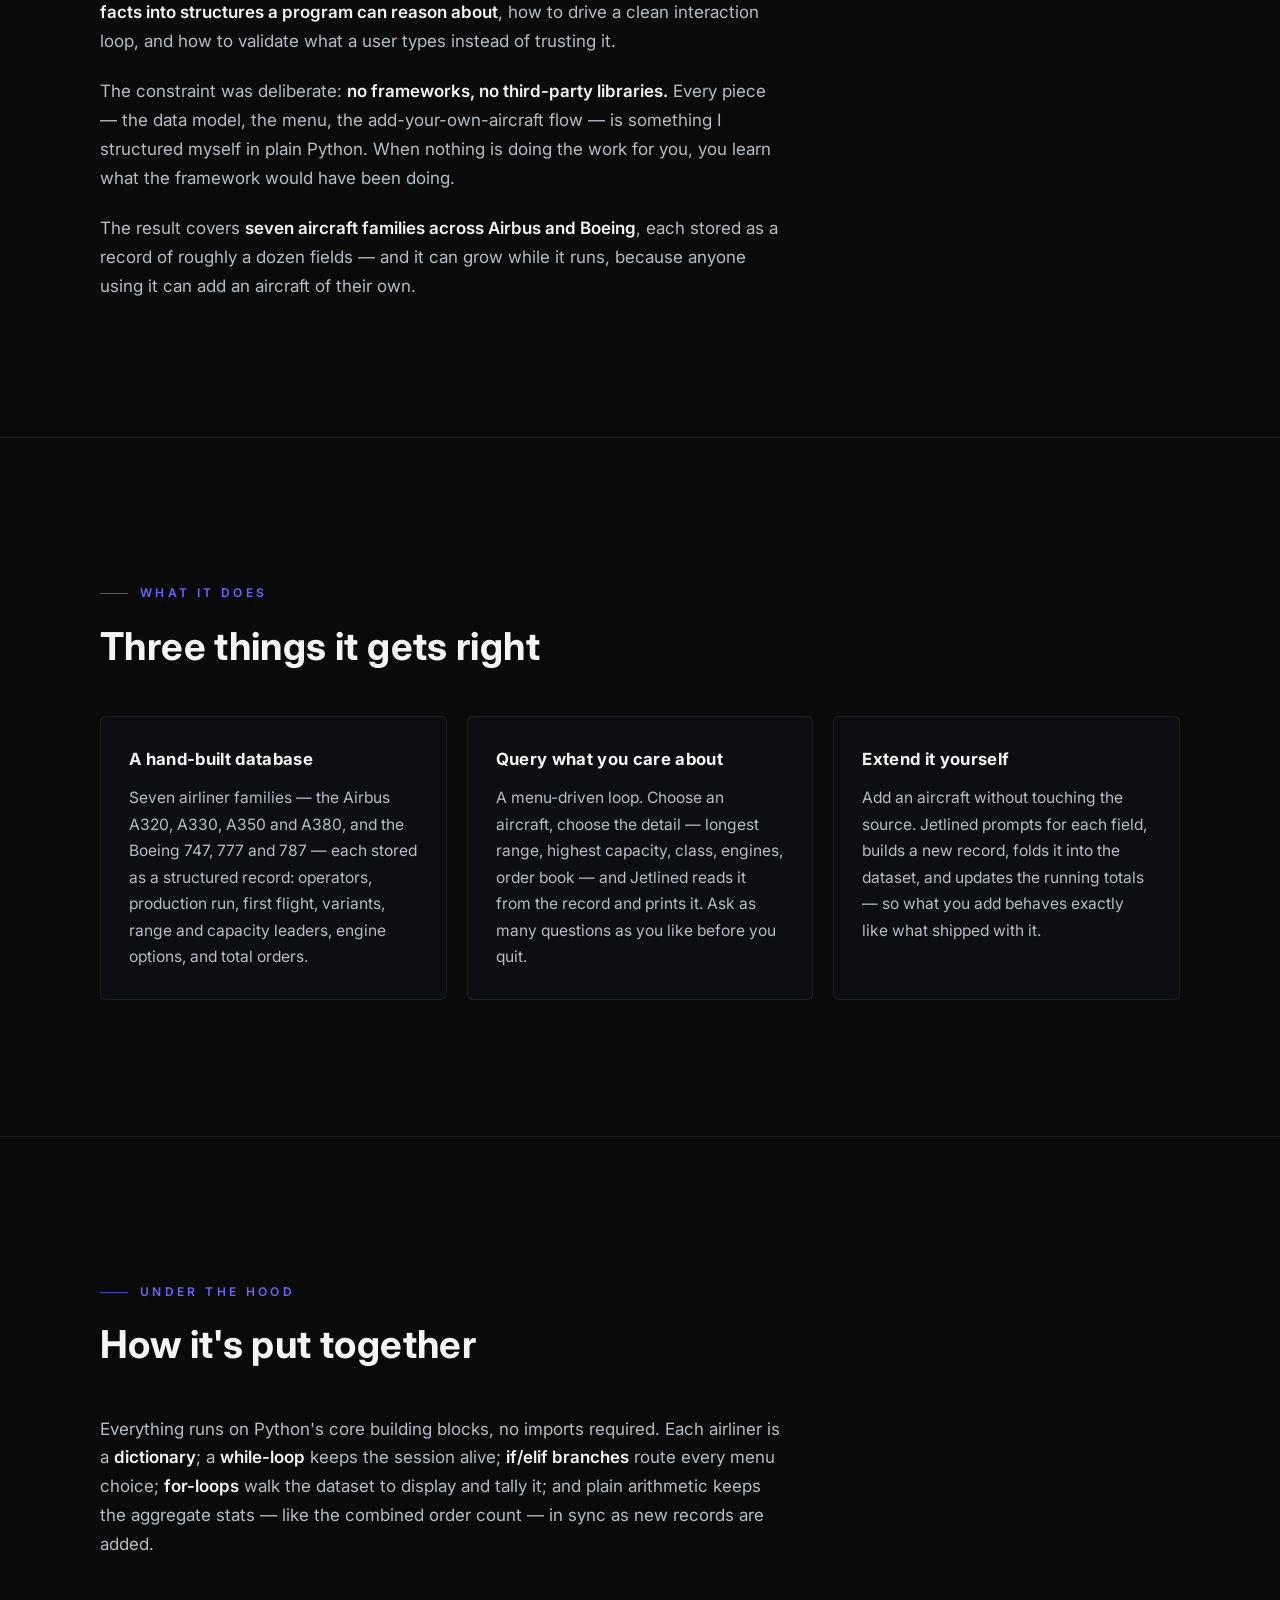
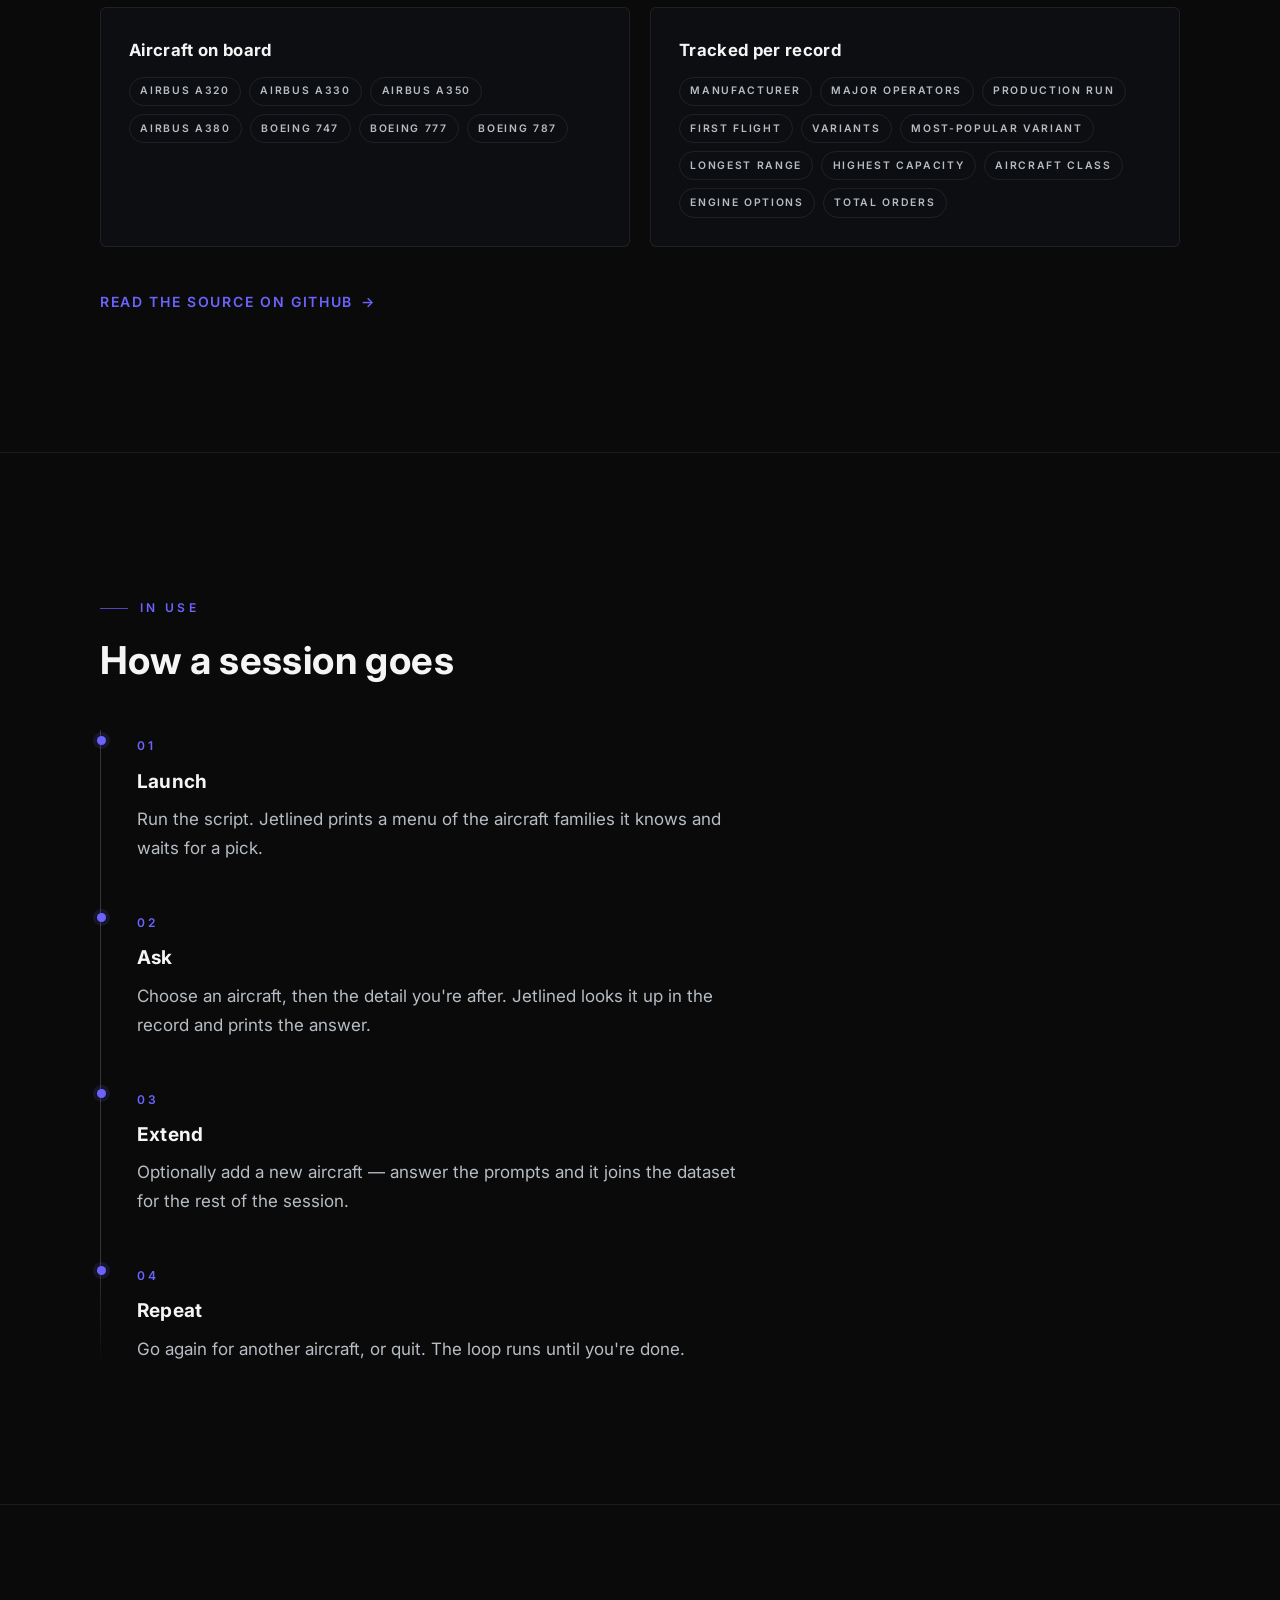
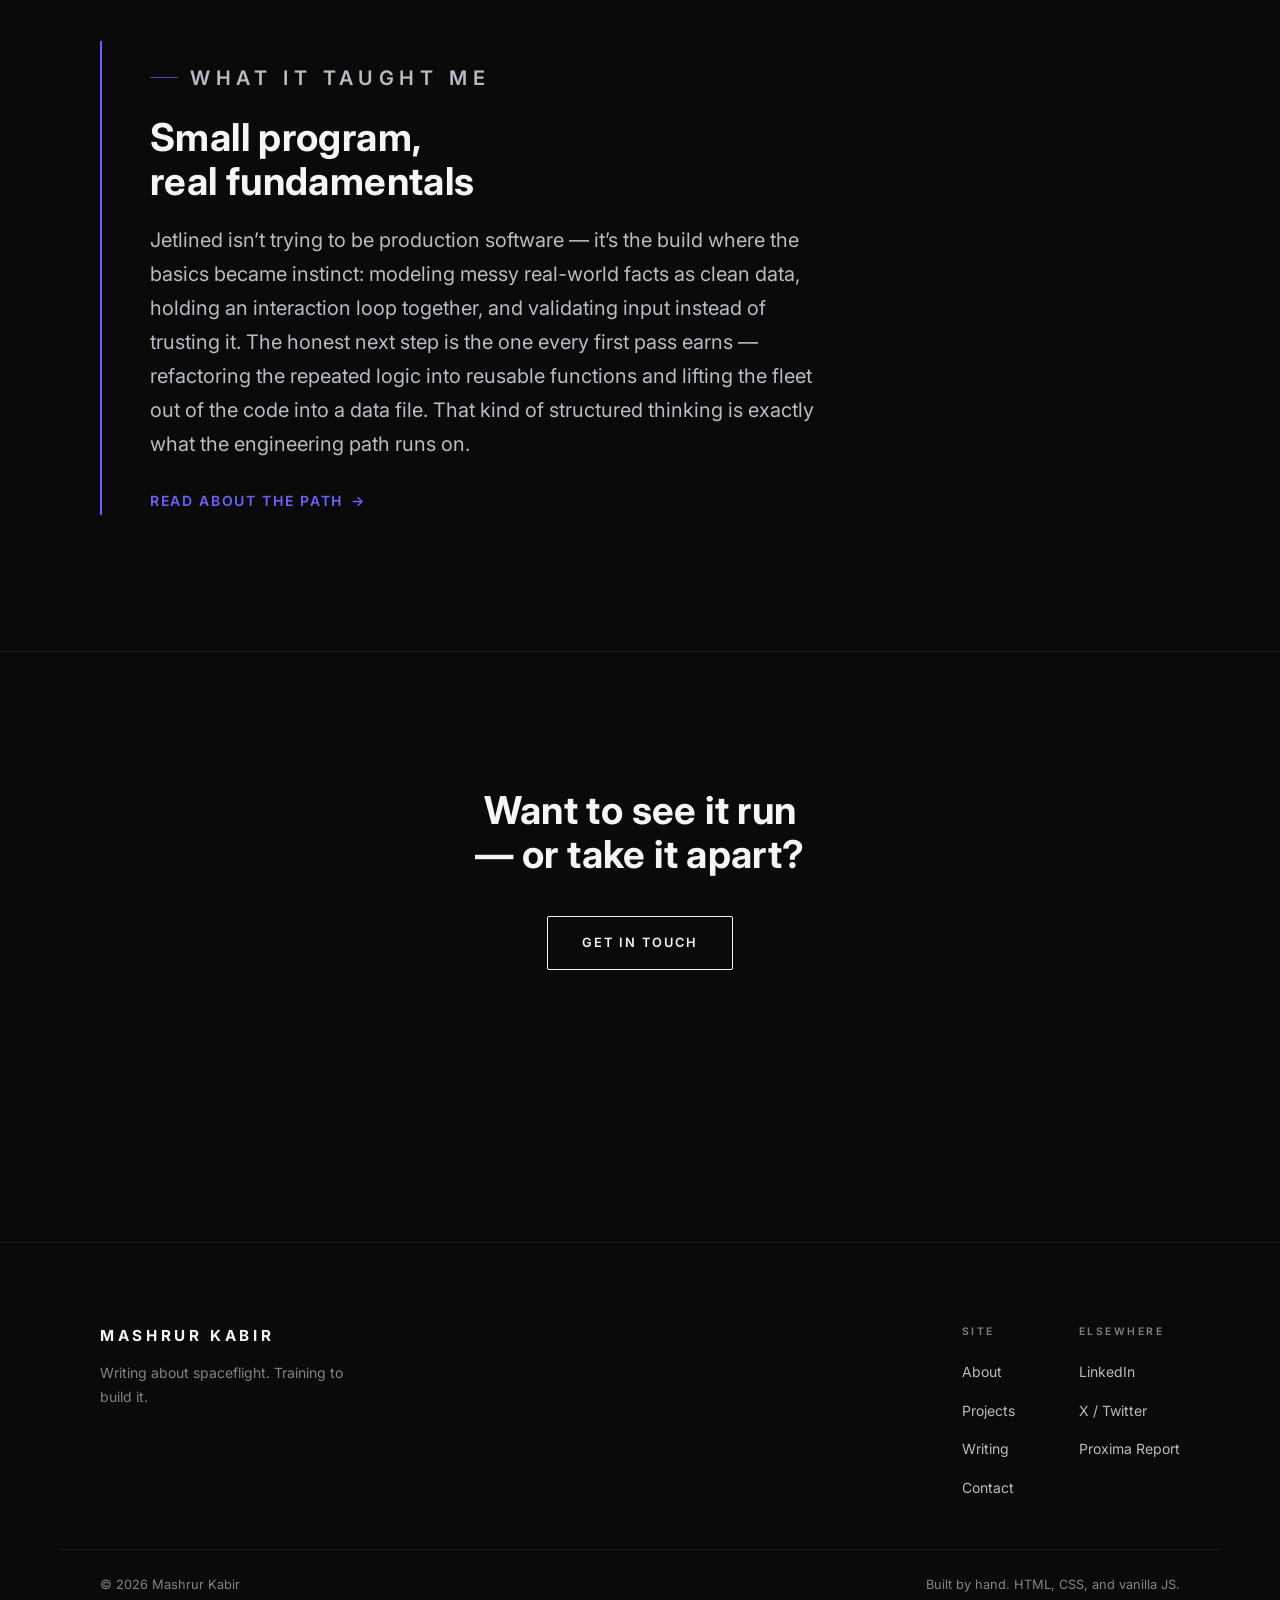
<file: jetlined.html>
<!DOCTYPE html>
<html lang="en">
<head>
  <meta charset="UTF-8">
  <meta name="viewport" content="width=device-width, initial-scale=1">
  <title>Jetlined — Mashrur Kabir</title>
  <meta name="description" content="Jetlined — a Python command-line reference tool for commercial airliners, built from scratch by Mashrur Kabir: a hand-built Airbus and Boeing database, a menu-driven interface, and no frameworks. The project where the fundamentals stuck.">
  <link rel="canonical" href="https://mashrurkabir.com/jetlined.html">

  <link rel="icon" type="image/svg+xml" href="favicon.svg">
  <link rel="preconnect" href="https://fonts.googleapis.com">
  <link rel="preconnect" href="https://fonts.gstatic.com" crossorigin>
  <link href="https://fonts.googleapis.com/css2?family=Inter:wght@400;500;600;700;800&display=swap" rel="stylesheet">
  <link rel="stylesheet" href="style.css">

  <meta property="og:title" content="Jetlined — Mashrur Kabir">
  <meta property="og:description" content="A Python command-line aviation reference, built from scratch — no frameworks, just a well-structured Airbus and Boeing database.">
  <meta property="og:type" content="website">
  <meta property="og:url" content="https://mashrurkabir.com/jetlined.html">
</head>
<body>
  <!-- Site-wide starfield — fixed canvas behind every page (shared markup on all pages; script.js §6) -->
  <div class="site-bg" data-site-bg aria-hidden="true">
    <canvas data-starfield hidden></canvas>
  </div>

  <a class="skip-link" href="#main">Skip to content</a>

  <!-- Subpage of Projects — deliberately NOT in the primary nav (no aria-current here) -->
  <header class="site-header is-scrolled" data-header>
    <div class="header-inner container">
      <a href="/" class="brand">Mashrur Kabir</a>
      <nav class="site-nav" id="site-nav" aria-label="Primary">
        <ul>
          <li><a href="/">Home</a></li>
          <li><a href="about.html">About</a></li>
          <li><a href="projects.html">Projects</a></li>
          <li><a href="writing.html">Writing</a></li>
          <li><a href="contact.html">Contact</a></li>
        </ul>
      </nav>
      <button class="nav-toggle" type="button" aria-expanded="false" aria-controls="site-nav" data-nav-toggle>
        <span class="nav-toggle-box" aria-hidden="true"><span></span><span></span><span></span></span>
        <span class="visually-hidden">Menu</span>
      </button>
    </div>
  </header>

  <main id="main">

    <header class="page-header">
      <div class="container">
        <a class="text-link back-link" href="projects.html"><span aria-hidden="true">&larr;</span> All projects</a>
        <p class="eyebrow">Case Study</p>
        <h1>Jetlined</h1>
        <p class="lede">A Python command-line tool that answers questions about commercial airliners from a database I built by hand. No frameworks, no libraries — just Python, a well-structured dataset, and a text interface. This is the project where the fundamentals stuck.</p>
        <div class="page-actions">
          <a class="btn" href="https://github.com/mashrurkabir/Jetlined-alphav2" target="_blank" rel="noopener">View on GitHub</a>
        </div>
      </div>
    </header>

    <!-- ======================= Vitals ======================= -->
    <section class="section" aria-label="Vitals">
      <div class="container">
        <dl class="fact-grid">
          <div class="fact reveal">
            <dt class="label">Role</dt>
            <dd class="value">Solo build</dd>
            <dd class="note">Design, data, and code</dd>
          </div>
          <div class="fact reveal" data-delay="1">
            <dt class="label">Language</dt>
            <dd class="value">Python 3</dd>
            <dd class="note">Standard library only</dd>
          </div>
          <div class="fact reveal" data-delay="2">
            <dt class="label">Dataset</dt>
            <dd class="value">7 families</dd>
            <dd class="note">Airbus &amp; Boeing</dd>
          </div>
          <div class="fact reveal" data-delay="3">
            <dt class="label">Interface</dt>
            <dd class="value">Menu-driven CLI</dd>
            <dd class="note">Runs in the terminal</dd>
          </div>
        </dl>
      </div>
    </section>

    <!-- ======================= The project ======================= -->
    <!-- TODO: Draft copy written to be refined. The hard facts (Python, standard
         library, seven Airbus/Boeing families, ~a dozen fields each, the
         add-your-own-aircraft feature) match the Jetlined-alphav2 repo. Adjust
         the framing, the roadmap, and any specifics to taste. -->
    <section class="section" aria-labelledby="project-title">
      <div class="container">
        <p class="eyebrow reveal">The Project</p>
        <h2 class="section-title reveal" id="project-title">A reference tool, built from scratch</h2>

        <div class="about-prose story-prose">
          <p class="reveal">
            <strong>Jetlined is a command-line aviation reference.</strong> Run it and it
            opens a text menu of commercial aircraft; pick an airliner and the detail you
            want — range, capacity, engines, order book — and it pulls the answer straight
            from a database I assembled by hand.
          </p>

          <p class="reveal">
            I built it to make the fundamentals stick. Not a throwaway tutorial app — a
            subject I actually care about, aviation, modeled properly in code:
            <strong>how to shape real-world facts into structures a program can reason
            about</strong>, how to drive a clean interaction loop, and how to validate what
            a user types instead of trusting it.
          </p>

          <p class="reveal">
            The constraint was deliberate: <strong>no frameworks, no third-party
            libraries.</strong> Every piece — the data model, the menu, the
            add-your-own-aircraft flow — is something I structured myself in plain Python.
            When nothing is doing the work for you, you learn what the framework would have
            been doing.
          </p>

          <p class="reveal">
            The result covers <strong>seven aircraft families across Airbus and
            Boeing</strong>, each stored as a record of roughly a dozen fields — and it can
            grow while it runs, because anyone using it can add an aircraft of their own.
          </p>
        </div>
      </div>
    </section>

    <!-- ======================= What it does ======================= -->
    <section class="section" aria-labelledby="does-title">
      <div class="container">
        <p class="eyebrow reveal">What It Does</p>
        <h2 class="section-title reveal" id="does-title">Three things it gets right</h2>

        <div class="what-grid">
          <div class="what-item reveal" data-delay="1">
            <h3>A hand-built database</h3>
            <p>Seven airliner families — the Airbus A320, A330, A350 and A380, and the Boeing 747, 777 and 787 — each stored as a structured record: operators, production run, first flight, variants, range and capacity leaders, engine options, and total orders.</p>
          </div>
          <div class="what-item reveal" data-delay="2">
            <h3>Query what you care about</h3>
            <p>A menu-driven loop. Choose an aircraft, choose the detail — longest range, highest capacity, class, engines, order book — and Jetlined reads it from the record and prints it. Ask as many questions as you like before you quit.</p>
          </div>
          <div class="what-item reveal" data-delay="3">
            <h3>Extend it yourself</h3>
            <p>Add an aircraft without touching the source. Jetlined prompts for each field, builds a new record, folds it into the dataset, and updates the running totals — so what you add behaves exactly like what shipped with it.</p>
          </div>
        </div>
      </div>
    </section>

    <!-- ======================= Under the hood ======================= -->
    <section class="section" aria-labelledby="hood-title">
      <div class="container">
        <p class="eyebrow reveal">Under The Hood</p>
        <h2 class="section-title reveal" id="hood-title">How it's put together</h2>

        <div class="about-prose story-prose">
          <p class="reveal">
            Everything runs on Python's core building blocks, no imports required. Each
            airliner is a <strong>dictionary</strong>; a <strong>while-loop</strong> keeps
            the session alive; <strong>if/elif branches</strong> route every menu choice;
            <strong>for-loops</strong> walk the dataset to display and tally it; and plain
            arithmetic keeps the aggregate stats — like the combined order count — in sync
            as new records are added.
          </p>
        </div>

        <div class="what-grid">
          <div class="what-item reveal" data-delay="1">
            <h3>Aircraft on board</h3>
            <div class="card-tags">
              <span>Airbus A320</span>
              <span>Airbus A330</span>
              <span>Airbus A350</span>
              <span>Airbus A380</span>
              <span>Boeing 747</span>
              <span>Boeing 777</span>
              <span>Boeing 787</span>
            </div>
          </div>
          <div class="what-item reveal" data-delay="2">
            <h3>Tracked per record</h3>
            <div class="card-tags">
              <span>Manufacturer</span>
              <span>Major operators</span>
              <span>Production run</span>
              <span>First flight</span>
              <span>Variants</span>
              <span>Most-popular variant</span>
              <span>Longest range</span>
              <span>Highest capacity</span>
              <span>Aircraft class</span>
              <span>Engine options</span>
              <span>Total orders</span>
            </div>
          </div>
        </div>

        <p class="reveal" style="margin-top: 2.5rem;">
          <a class="text-link" href="https://github.com/mashrurkabir/Jetlined-alphav2" target="_blank" rel="noopener">Read the source on GitHub <span aria-hidden="true">&rarr;</span></a>
        </p>
      </div>
    </section>

    <!-- ======================= In use (session flow) ======================= -->
    <section class="section" aria-labelledby="use-title">
      <div class="container">
        <p class="eyebrow reveal">In Use</p>
        <h2 class="section-title reveal" id="use-title">How a session goes</h2>

        <ol class="timeline">
          <li class="reveal">
            <span class="when">01</span>
            <h3>Launch</h3>
            <p>Run the script. Jetlined prints a menu of the aircraft families it knows and waits for a pick.</p>
          </li>
          <li class="reveal" data-delay="1">
            <span class="when">02</span>
            <h3>Ask</h3>
            <p>Choose an aircraft, then the detail you're after. Jetlined looks it up in the record and prints the answer.</p>
          </li>
          <li class="reveal" data-delay="2">
            <span class="when">03</span>
            <h3>Extend</h3>
            <p>Optionally add a new aircraft — answer the prompts and it joins the dataset for the rest of the session.</p>
          </li>
          <li class="reveal" data-delay="3">
            <span class="when">04</span>
            <h3>Repeat</h3>
            <p>Go again for another aircraft, or quit. The loop runs until you're done.</p>
          </li>
        </ol>
      </div>
    </section>

    <!-- ======================= What it taught me ======================= -->
    <section class="section" aria-labelledby="lessons-title">
      <div class="container">
        <div class="frontier reveal">
          <p class="eyebrow">What It Taught Me</p>
          <h2 class="section-title" id="lessons-title">Small program, real fundamentals</h2>
          <p>
            Jetlined isn&rsquo;t trying to be production software — it&rsquo;s the build
            where the basics became instinct: modeling messy real-world facts as clean
            data, holding an interaction loop together, and validating input instead of
            trusting it. The honest next step is the one every first pass earns —
            refactoring the repeated logic into reusable functions and lifting the fleet
            out of the code into a data file. That kind of structured thinking is exactly
            what the engineering path runs on.
          </p>
          <a class="text-link" href="about.html">Read about the path <span aria-hidden="true">&rarr;</span></a>
        </div>
      </div>
    </section>

    <!-- ======================= CTA ======================= -->
    <section class="section cta-band" aria-labelledby="jetlined-cta-title">
      <div class="container">
        <h2 class="section-title reveal" id="jetlined-cta-title">Want to see it run — or take it apart?</h2>
        <a class="btn reveal" data-delay="1" href="contact.html">Get in Touch</a>
      </div>
    </section>

  </main>

  <footer class="site-footer">
    <div class="container footer-inner">
      <div>
        <p class="footer-name">Mashrur Kabir</p>
        <p class="footer-tag">Writing about spaceflight. Training to build it.</p>
      </div>
      <nav class="footer-col" aria-label="Footer">
        <span class="label">Site</span>
        <ul>
          <li><a href="about.html">About</a></li>
          <li><a href="projects.html">Projects</a></li>
          <li><a href="writing.html">Writing</a></li>
          <li><a href="contact.html">Contact</a></li>
        </ul>
      </nav>
      <div class="footer-col">
        <span class="label">Elsewhere</span>
        <ul>
          <!-- TODO: replace # with your real profile URLs (same block on every page) -->
          <li><a href="#" target="_blank" rel="noopener">LinkedIn</a></li>
          <li><a href="#" target="_blank" rel="noopener">X / Twitter</a></li>
          <li><a href="#" target="_blank" rel="noopener">Proxima Report</a></li>
        </ul>
      </div>
    </div>
    <div class="container footer-bottom">
      <p>&copy; <span data-year>2026</span> Mashrur Kabir</p>
      <p>Built by hand. HTML, CSS, and vanilla JS.</p>
    </div>
  </footer>

  <script src="script.js" defer></script>
</body>
</html>
</file>
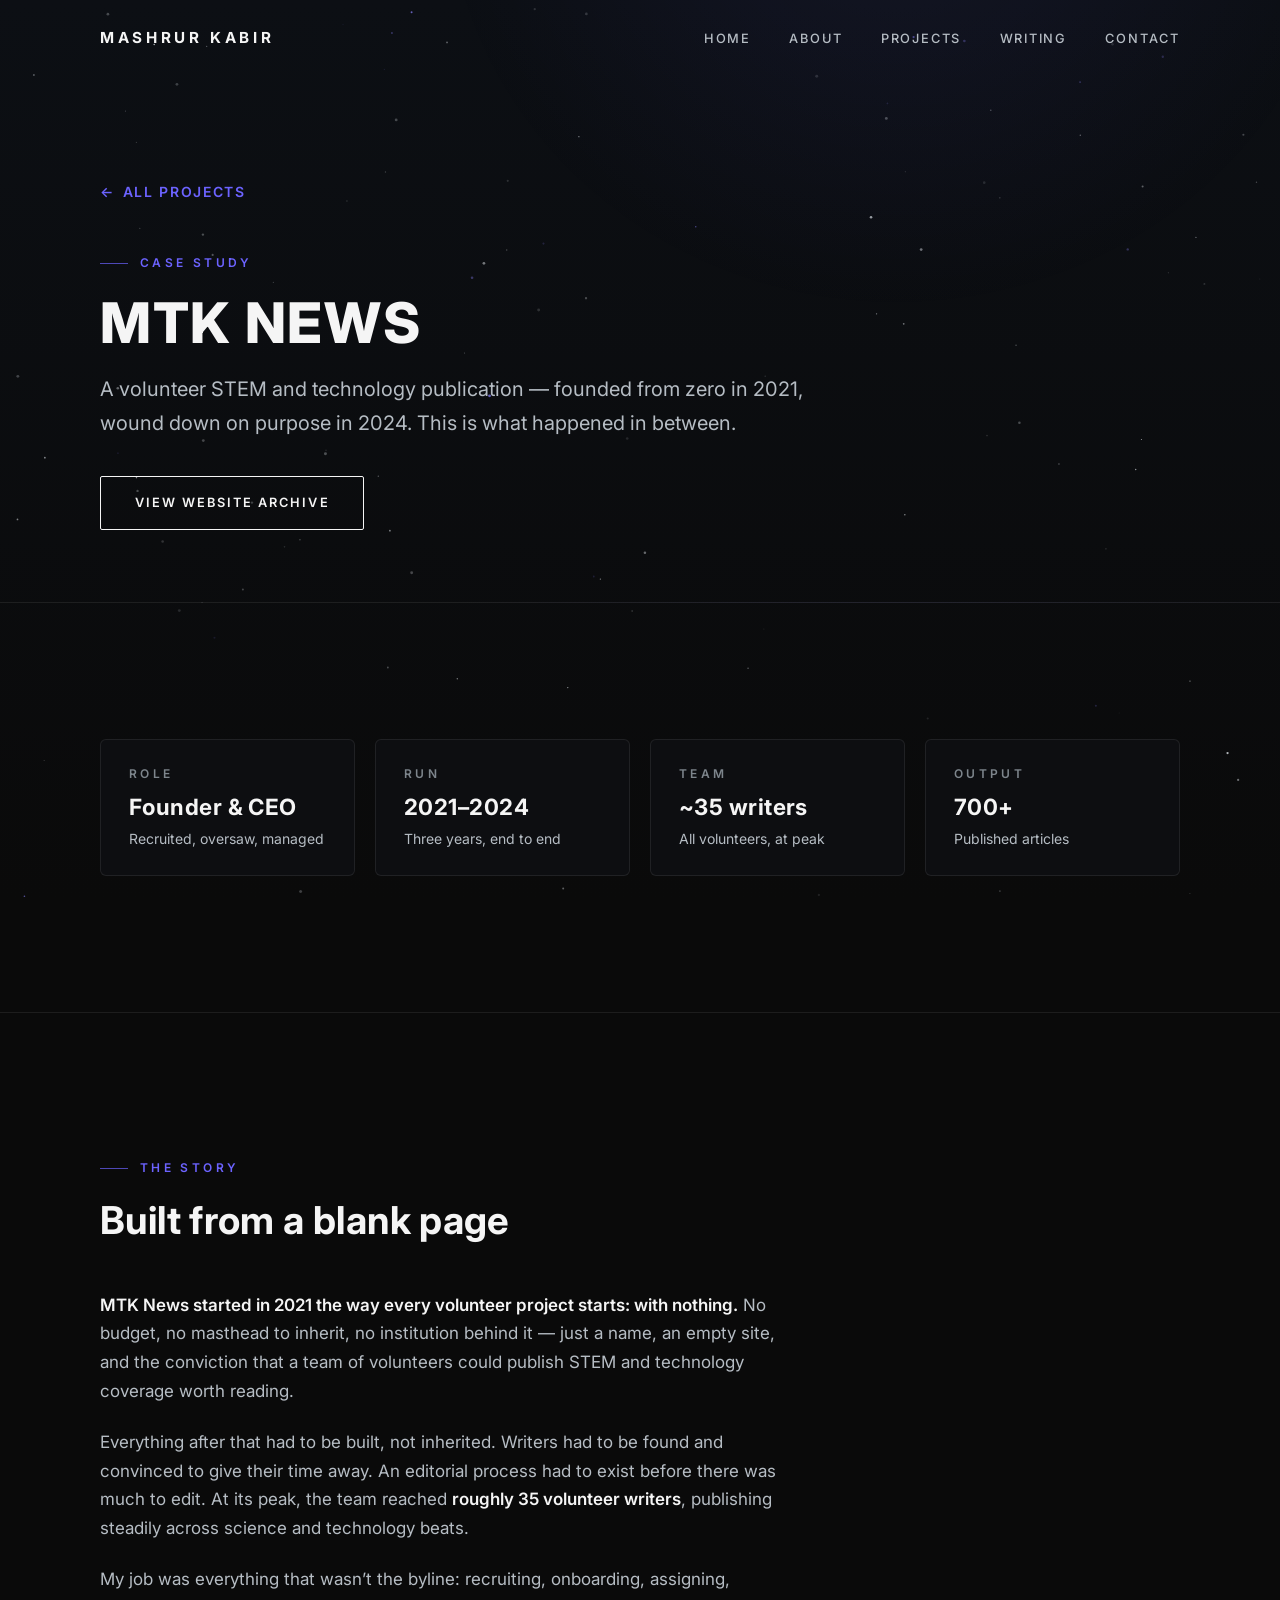
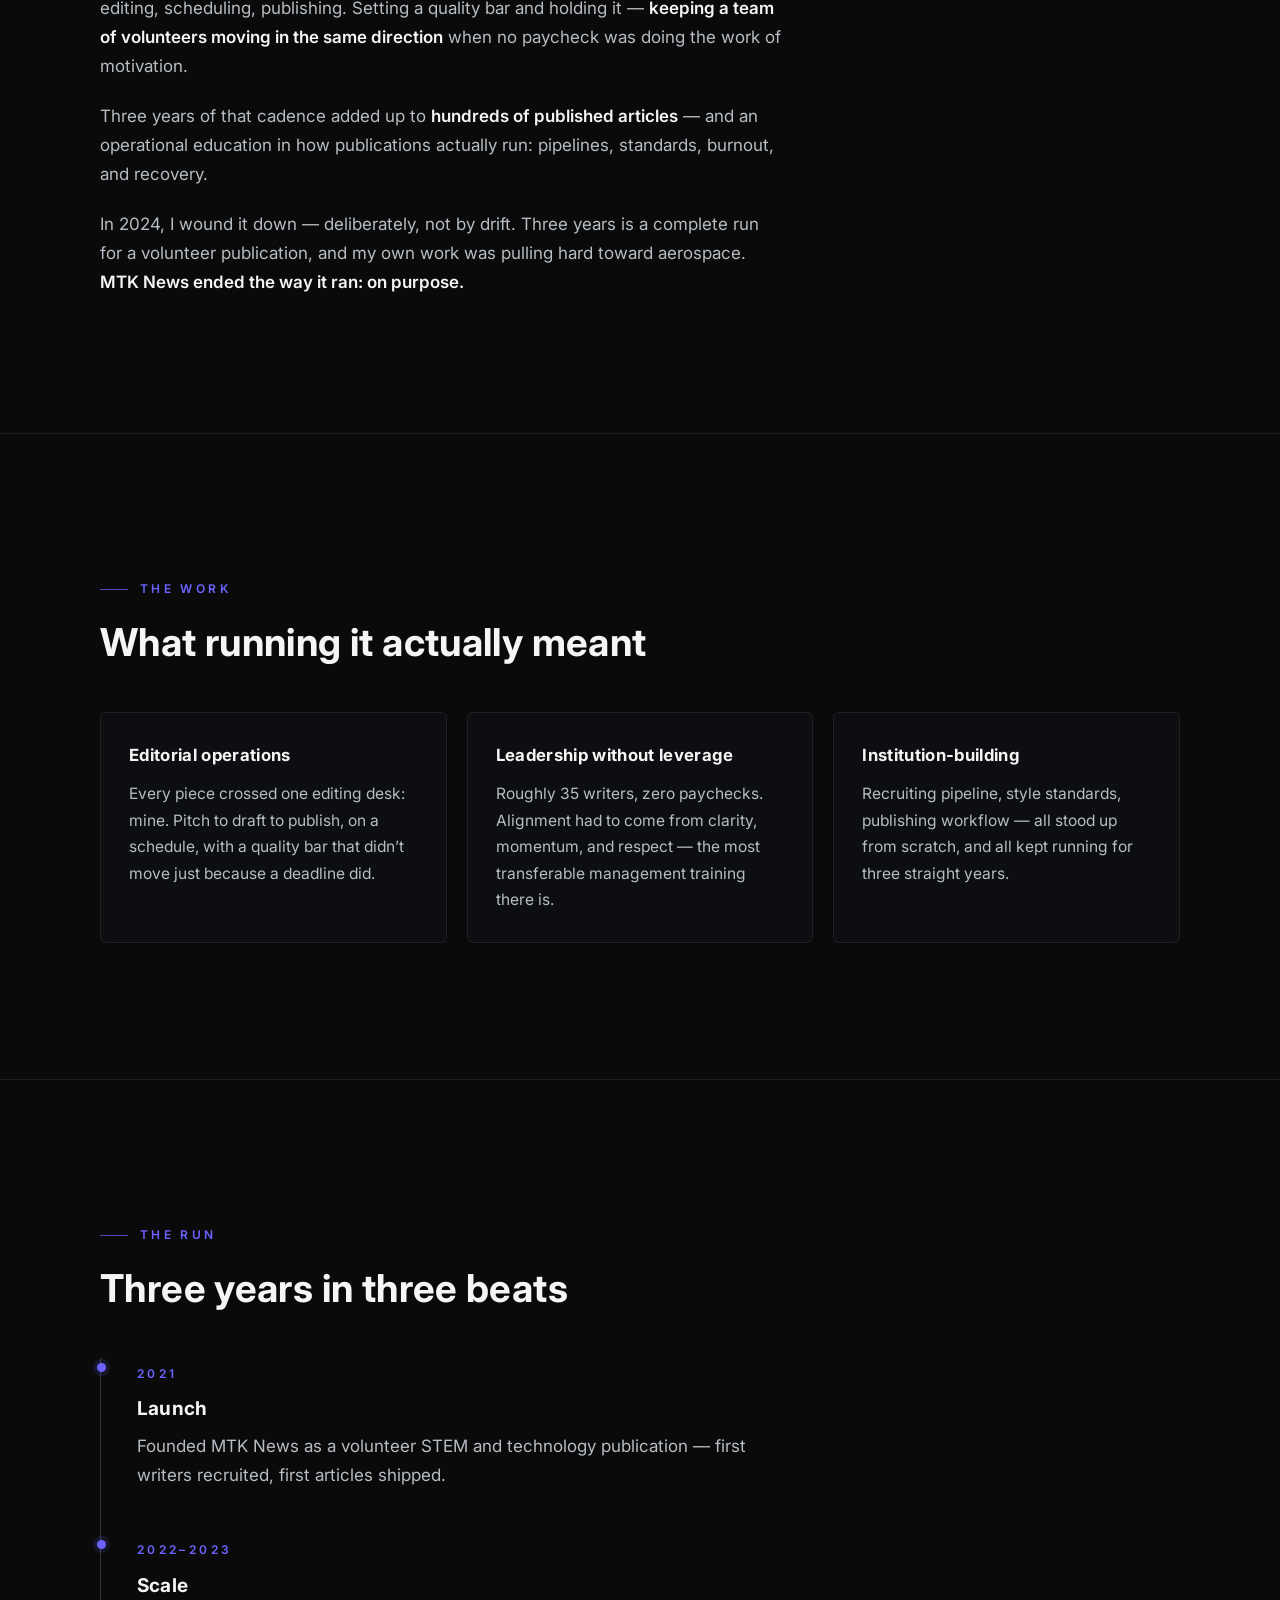
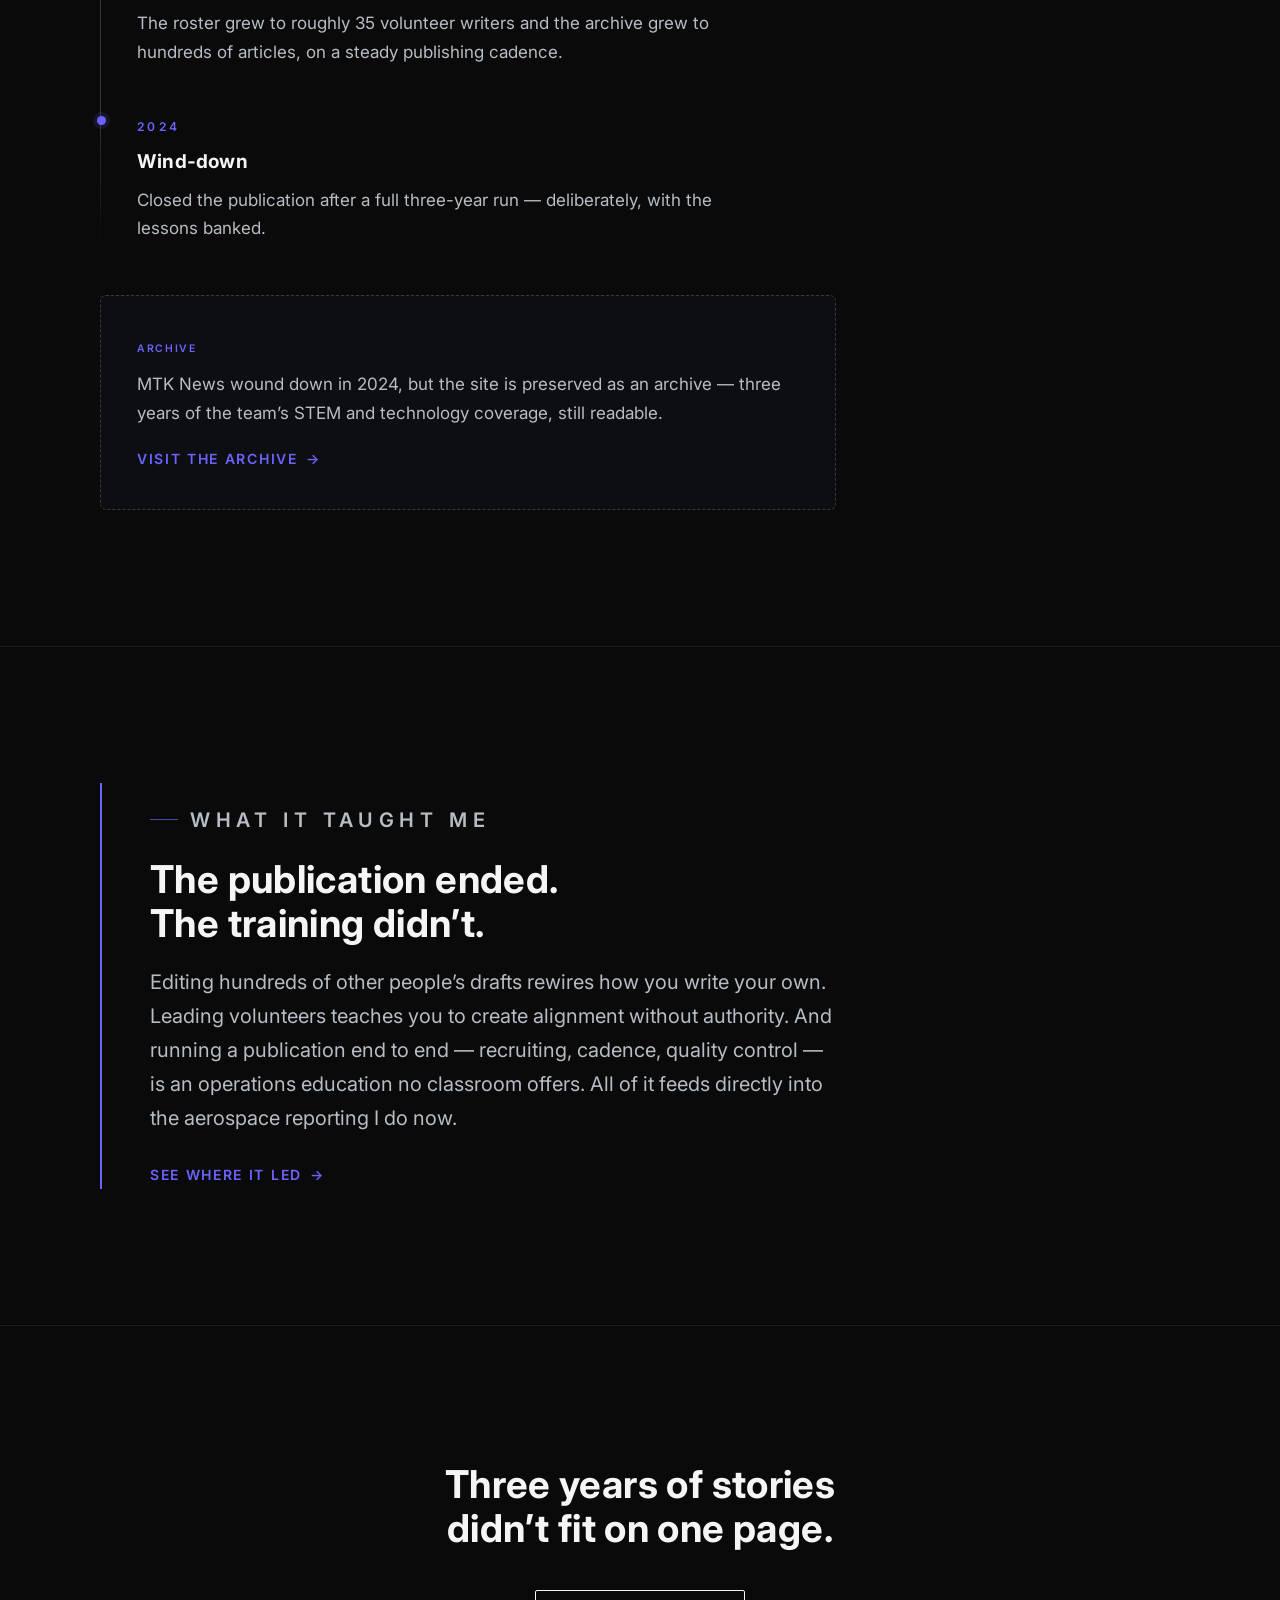
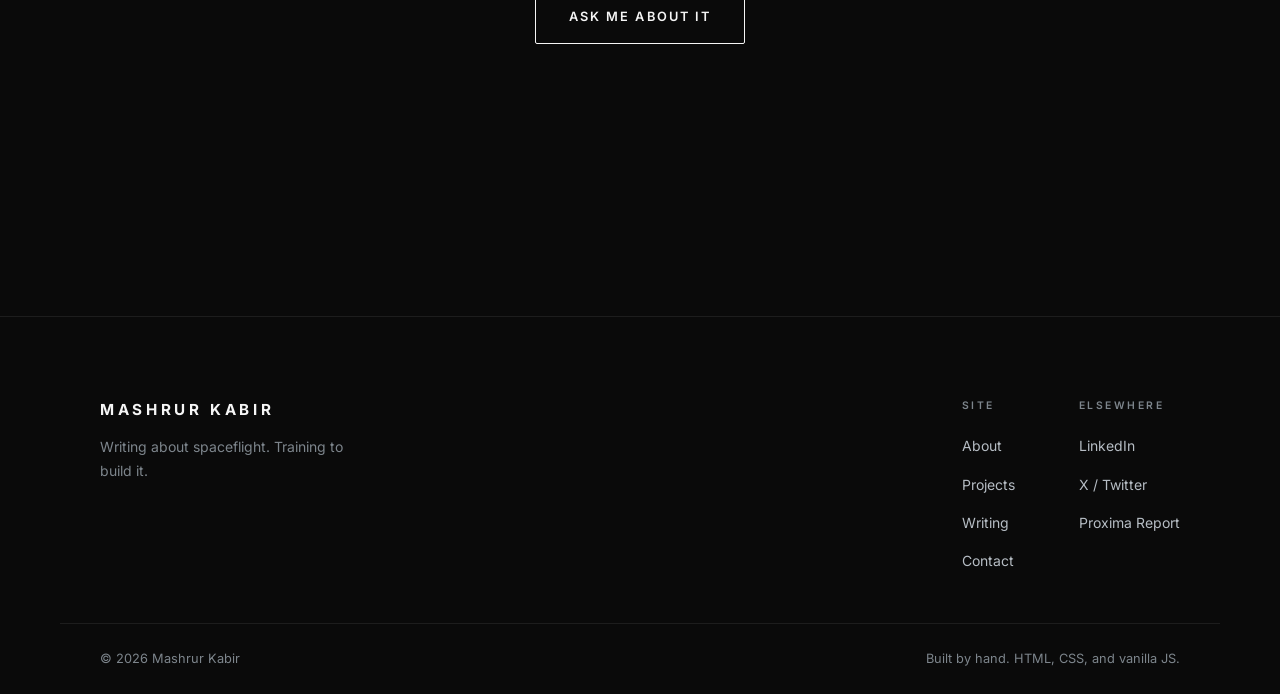
<file: mtk-news.html>
<!DOCTYPE html>
<html lang="en">
<head>
  <meta charset="UTF-8">
  <meta name="viewport" content="width=device-width, initial-scale=1">
  <title>MTK News — Mashrur Kabir</title>
  <meta name="description" content="The full story of MTK News — the volunteer STEM and technology publication Mashrur Kabir founded in 2021 and ran for three years: roughly 35 writers, hundreds of articles, and the lessons that came with it.">
  <link rel="canonical" href="https://mashrurkabir.com/mtk-news.html">

  <link rel="icon" type="image/svg+xml" href="favicon.svg">
  <link rel="preconnect" href="https://fonts.googleapis.com">
  <link rel="preconnect" href="https://fonts.gstatic.com" crossorigin>
  <link href="https://fonts.googleapis.com/css2?family=Inter:wght@400;500;600;700;800&display=swap" rel="stylesheet">
  <link rel="stylesheet" href="style.css">

  <meta property="og:title" content="MTK News — Mashrur Kabir">
  <meta property="og:description" content="A volunteer STEM publication, founded from zero and run for three years.">
  <meta property="og:type" content="website">
  <meta property="og:url" content="https://mashrurkabir.com/mtk-news.html">
</head>
<body>
  <!-- Site-wide starfield — fixed canvas behind every page (shared markup on all pages; script.js §6) -->
  <div class="site-bg" data-site-bg aria-hidden="true">
    <canvas data-starfield hidden></canvas>
  </div>

  <a class="skip-link" href="#main">Skip to content</a>

  <!-- Subpage of Projects — deliberately NOT in the primary nav (no aria-current here) -->
  <header class="site-header is-scrolled" data-header>
    <div class="header-inner container">
      <a href="/" class="brand">Mashrur Kabir</a>
      <nav class="site-nav" id="site-nav" aria-label="Primary">
        <ul>
          <li><a href="/">Home</a></li>
          <li><a href="about.html">About</a></li>
          <li><a href="projects.html">Projects</a></li>
          <li><a href="writing.html">Writing</a></li>
          <li><a href="contact.html">Contact</a></li>
        </ul>
      </nav>
      <button class="nav-toggle" type="button" aria-expanded="false" aria-controls="site-nav" data-nav-toggle>
        <span class="nav-toggle-box" aria-hidden="true"><span></span><span></span><span></span></span>
        <span class="visually-hidden">Menu</span>
      </button>
    </div>
  </header>

  <main id="main">

    <header class="page-header">
      <div class="container">
        <a class="text-link back-link" href="projects.html"><span aria-hidden="true">&larr;</span> All projects</a>
        <p class="eyebrow">Case Study</p>
        <h1>MTK News</h1>
        <p class="lede">A volunteer STEM and technology publication — founded from zero in 2021, wound down on purpose in 2024. This is what happened in between.</p>
        <div class="page-actions">
          <a class="btn" href="https://mtknews.mashrurkabir.com" target="_blank" rel="noopener">View Website Archive</a>
        </div>
      </div>
    </header>

    <!-- ======================= Vitals ======================= -->
    <section class="section" aria-label="Vitals">
      <div class="container">
        <dl class="fact-grid">
          <div class="fact reveal">
            <dt class="label">Role</dt>
            <dd class="value">Founder &amp; CEO</dd>
            <dd class="note">Recruited, oversaw, managed</dd>
          </div>
          <div class="fact reveal" data-delay="1">
            <dt class="label">Run</dt>
            <dd class="value">2021&ndash;2024</dd>
            <dd class="note">Three years, end to end</dd>
          </div>
          <div class="fact reveal" data-delay="2">
            <dt class="label">Team</dt>
            <dd class="value">~35 writers</dd>
            <dd class="note">All volunteers, at peak</dd>
          </div>
          <div class="fact reveal" data-delay="3">
            <dt class="label">Output</dt>
            <dd class="value">700+</dd>
            <dd class="note">Published articles</dd>
          </div>
        </dl>
      </div>
    </section>

    <!-- ======================= The story ======================= -->
    <!-- TODO: Draft copy written to be refined — the hard facts (2021–2024, ~35 writers,
         hundreds of articles) match the About page. Add specifics as you see fit:
         exact article counts, the beats you covered, pieces you're proud of, how
         recruiting actually worked. -->
    <section class="section" aria-labelledby="story-title">
      <div class="container">
        <p class="eyebrow reveal">The Story</p>
        <h2 class="section-title reveal" id="story-title">Built from a blank page</h2>

        <div class="about-prose story-prose">
          <p class="reveal">
            <strong>MTK News started in 2021 the way every volunteer project starts: with nothing.</strong>
            No budget, no masthead to inherit, no institution behind it — just a name, an
            empty site, and the conviction that a team of volunteers could publish STEM
            and technology coverage worth reading.
          </p>

          <p class="reveal">
            Everything after that had to be built, not inherited. Writers had to be found
            and convinced to give their time away. An editorial process had to exist
            before there was much to edit. At its peak, the team reached
            <strong>roughly 35 volunteer writers</strong>, publishing steadily across
            science and technology beats.
          </p>

          <p class="reveal">
            My job was everything that wasn&rsquo;t the byline: recruiting, onboarding,
            assigning, editing, scheduling, publishing. Setting a quality bar and holding
            it — <strong>keeping a team of volunteers moving in the same direction</strong>
            when no paycheck was doing the work of motivation.
          </p>

          <p class="reveal">
            Three years of that cadence added up to <strong>hundreds of published
            articles</strong> — and an operational education in how publications actually
            run: pipelines, standards, burnout, and recovery.
          </p>

          <p class="reveal">
            In 2024, I wound it down — deliberately, not by drift. Three years is a
            complete run for a volunteer publication, and my own work was pulling hard
            toward aerospace. <strong>MTK News ended the way it ran: on purpose.</strong>
          </p>
        </div>
      </div>
    </section>

    <!-- ======================= The work ======================= -->
    <section class="section" aria-labelledby="work-title">
      <div class="container">
        <p class="eyebrow reveal">The Work</p>
        <h2 class="section-title reveal" id="work-title">What running it actually meant</h2>

        <div class="what-grid">
          <div class="what-item reveal" data-delay="1">
            <h3>Editorial operations</h3>
            <p>Every piece crossed one editing desk: mine. Pitch to draft to publish, on a schedule, with a quality bar that didn&rsquo;t move just because a deadline did.</p>
          </div>
          <div class="what-item reveal" data-delay="2">
            <h3>Leadership without leverage</h3>
            <p>Roughly 35 writers, zero paychecks. Alignment had to come from clarity, momentum, and respect — the most transferable management training there is.</p>
          </div>
          <div class="what-item reveal" data-delay="3">
            <h3>Institution-building</h3>
            <p>Recruiting pipeline, style standards, publishing workflow — all stood up from scratch, and all kept running for three straight years.</p>
          </div>
        </div>
      </div>
    </section>

    <!-- ======================= The run (timeline) ======================= -->
    <section class="section" aria-labelledby="run-title">
      <div class="container">
        <p class="eyebrow reveal">The Run</p>
        <h2 class="section-title reveal" id="run-title">Three years in three beats</h2>

        <ol class="timeline">
          <li class="reveal">
            <span class="when">2021</span>
            <h3>Launch</h3>
            <p>Founded MTK News as a volunteer STEM and technology publication — first writers recruited, first articles shipped.</p>
          </li>
          <li class="reveal" data-delay="1">
            <span class="when">2022&ndash;2023</span>
            <h3>Scale</h3>
            <p>The roster grew to roughly 35 volunteer writers and the archive grew to hundreds of articles, on a steady publishing cadence.</p>
          </li>
          <li class="reveal" data-delay="2">
            <span class="when">2024</span>
            <h3>Wind-down</h3>
            <p>Closed the publication after a full three-year run — deliberately, with the lessons banked.</p>
          </li>
        </ol>

        <div class="coming-soon reveal">
          <span class="card-status">Archive</span>
          <p>MTK News wound down in 2024, but the site is preserved as an archive — three years of the team&rsquo;s STEM and technology coverage, still readable.</p>
          <p style="margin-top: 1rem;"><a class="text-link" href="https://mtknews.mashrurkabir.com" target="_blank" rel="noopener">Visit the archive <span aria-hidden="true">&rarr;</span></a></p>
        </div>
      </div>
    </section>

    <!-- ======================= Lessons ======================= -->
    <section class="section" aria-labelledby="lessons-title">
      <div class="container">
        <div class="frontier reveal">
          <p class="eyebrow">What It Taught Me</p>
          <h2 class="section-title" id="lessons-title">The publication ended. The training didn&rsquo;t.</h2>
          <p>
            Editing hundreds of other people&rsquo;s drafts rewires how you write your
            own. Leading volunteers teaches you to create alignment without authority.
            And running a publication end to end — recruiting, cadence, quality
            control — is an operations education no classroom offers. All of it feeds
            directly into the aerospace reporting I do now.
          </p>
          <a class="text-link" href="writing.html">See where it led <span aria-hidden="true">&rarr;</span></a>
        </div>
      </div>
    </section>

    <!-- ======================= CTA ======================= -->
    <section class="section cta-band" aria-labelledby="mtk-cta-title">
      <div class="container">
        <h2 class="section-title reveal" id="mtk-cta-title">Three years of stories didn&rsquo;t fit on one page.</h2>
        <a class="btn reveal" data-delay="1" href="contact.html">Ask Me About It</a>
      </div>
    </section>

  </main>

  <footer class="site-footer">
    <div class="container footer-inner">
      <div>
        <p class="footer-name">Mashrur Kabir</p>
        <p class="footer-tag">Writing about spaceflight. Training to build it.</p>
      </div>
      <nav class="footer-col" aria-label="Footer">
        <span class="label">Site</span>
        <ul>
          <li><a href="about.html">About</a></li>
          <li><a href="projects.html">Projects</a></li>
          <li><a href="writing.html">Writing</a></li>
          <li><a href="contact.html">Contact</a></li>
        </ul>
      </nav>
      <div class="footer-col">
        <span class="label">Elsewhere</span>
        <ul>
          <!-- TODO: replace # with your real profile URLs (same block on every page) -->
          <li><a href="#" target="_blank" rel="noopener">LinkedIn</a></li>
          <li><a href="#" target="_blank" rel="noopener">X / Twitter</a></li>
          <li><a href="#" target="_blank" rel="noopener">Proxima Report</a></li>
        </ul>
      </div>
    </div>
    <div class="container footer-bottom">
      <p>&copy; <span data-year>2026</span> Mashrur Kabir</p>
      <p>Built by hand. HTML, CSS, and vanilla JS.</p>
    </div>
  </footer>

  <script src="script.js" defer></script>
</body>
</html>
</file>
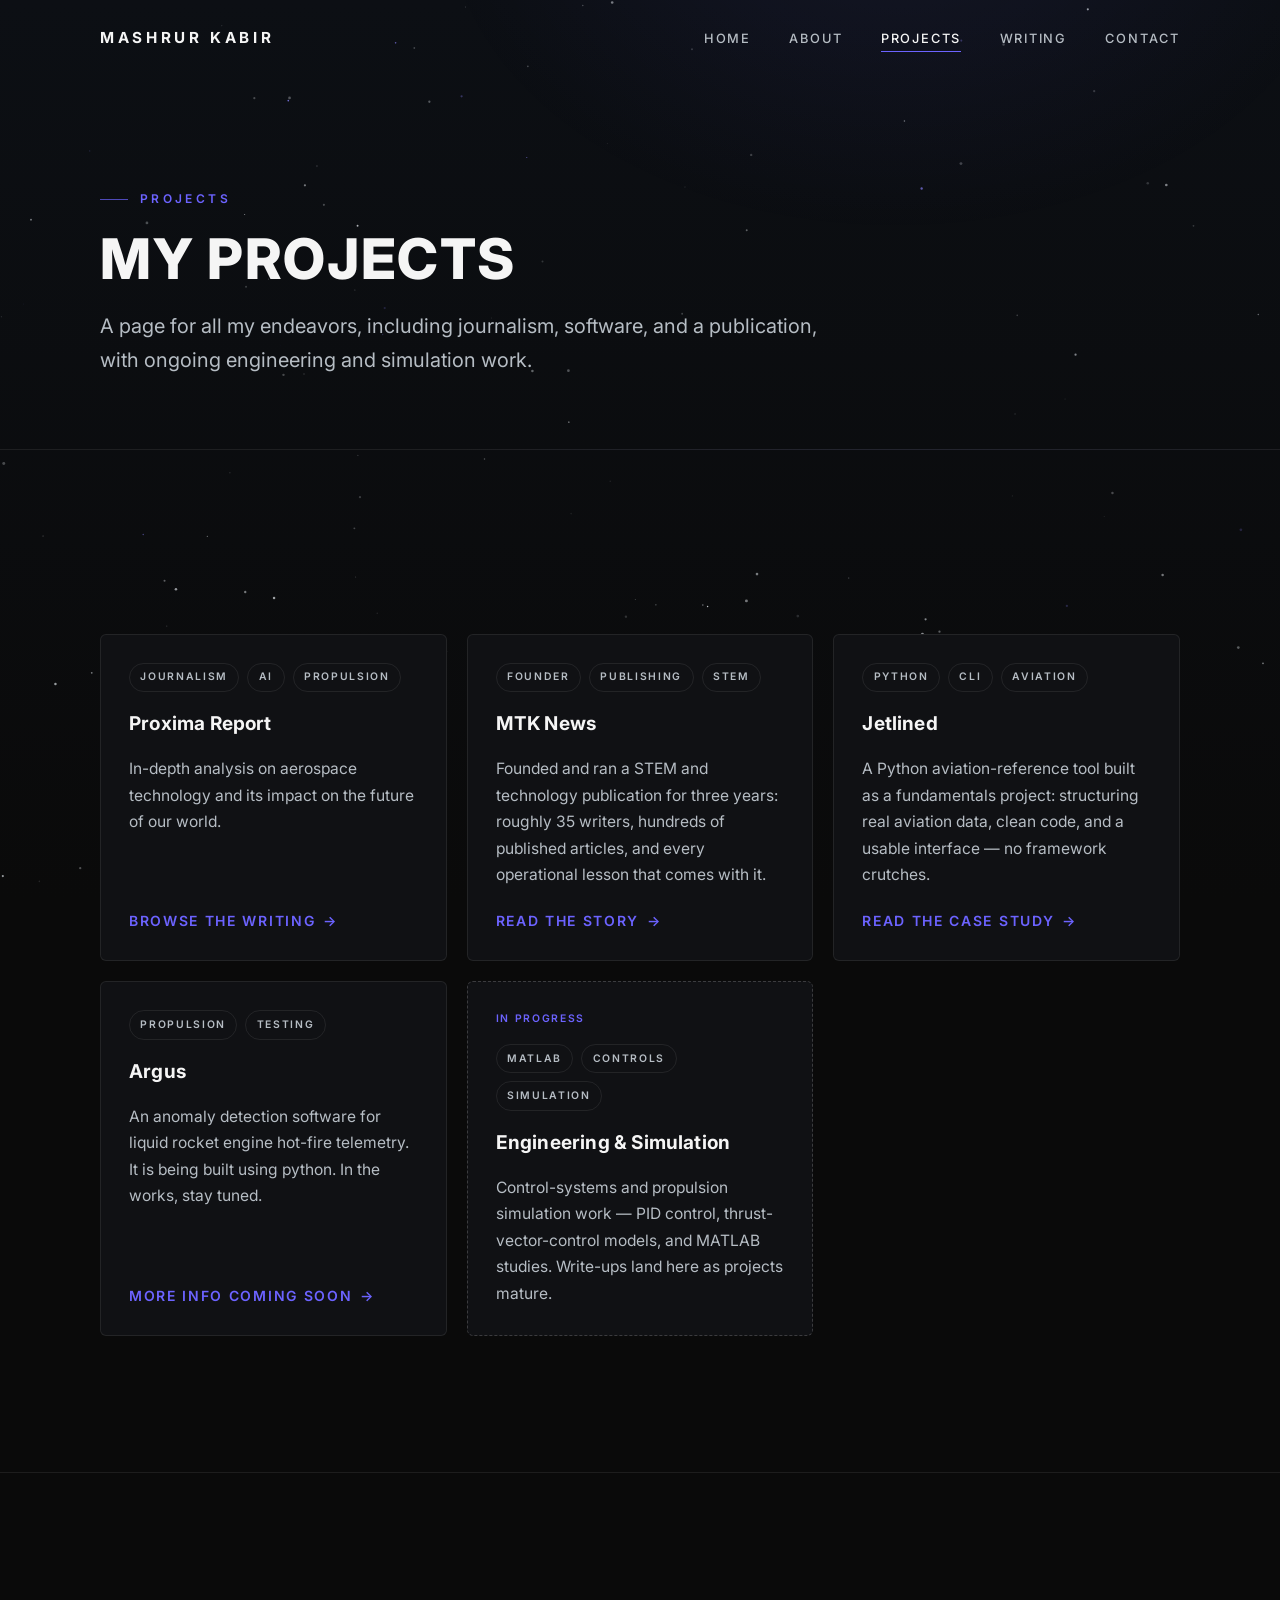
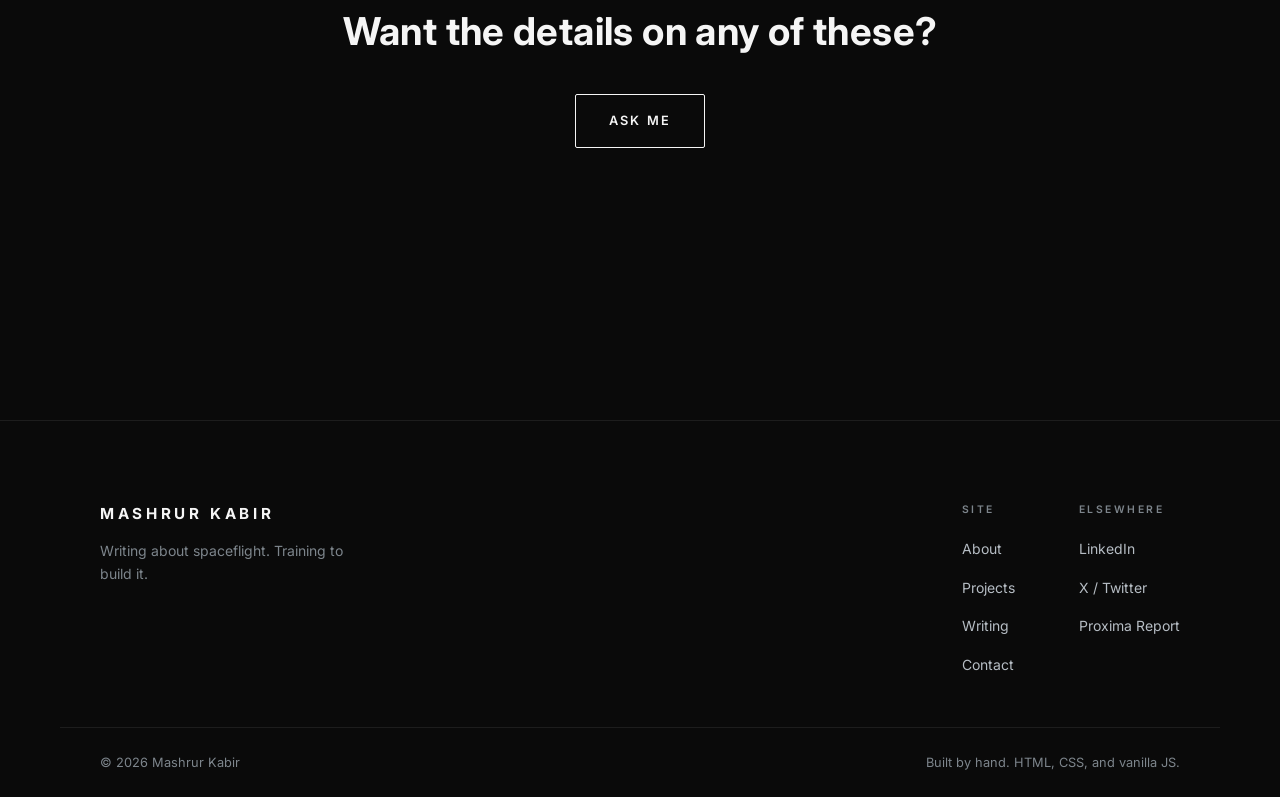
<file: projects.html>
<!DOCTYPE html>
<html lang="en">
<head>
  <meta charset="UTF-8">
  <meta name="viewport" content="width=device-width, initial-scale=1">
  <title>Projects — Mashrur Kabir</title>
  <meta name="description" content="Projects by Mashrur Kabir: aerospace journalism at Proxima Report, MTK News, Jetlined, and engineering and simulation work.">
  <link rel="canonical" href="https://mashrurkabir.com/projects.html">

  <link rel="icon" type="image/svg+xml" href="favicon.svg">
  <link rel="preconnect" href="https://fonts.googleapis.com">
  <link rel="preconnect" href="https://fonts.gstatic.com" crossorigin>
  <link href="https://fonts.googleapis.com/css2?family=Inter:wght@400;500;600;700;800&display=swap" rel="stylesheet">
  <link rel="stylesheet" href="style.css">

  <meta property="og:title" content="Projects — Mashrur Kabir">
  <meta property="og:description" content="Things built, written, and run.">
  <meta property="og:type" content="website">
  <meta property="og:url" content="https://mashrurkabir.com/projects.html">
</head>
<body>
  <!-- Site-wide starfield — fixed canvas behind every page (shared markup on all pages; script.js §6) -->
  <div class="site-bg" data-site-bg aria-hidden="true">
    <canvas data-starfield hidden></canvas>
  </div>

  <a class="skip-link" href="#main">Skip to content</a>

  <header class="site-header is-scrolled" data-header>
    <div class="header-inner container">
      <a href="/" class="brand">Mashrur Kabir</a>
      <nav class="site-nav" id="site-nav" aria-label="Primary">
        <ul>
          <li><a href="/">Home</a></li>
          <li><a href="about.html">About</a></li>
          <li><a href="projects.html" aria-current="page">Projects</a></li>
          <li><a href="writing.html">Writing</a></li>
          <li><a href="contact.html">Contact</a></li>
        </ul>
      </nav>
      <button class="nav-toggle" type="button" aria-expanded="false" aria-controls="site-nav" data-nav-toggle>
        <span class="nav-toggle-box" aria-hidden="true"><span></span><span></span><span></span></span>
        <span class="visually-hidden">Menu</span>
      </button>
    </div>
  </header>

  <main id="main">

    <header class="page-header">
      <div class="container">
        <p class="eyebrow">Projects</p>
        <h1>My Projects</h1>
        <p class="lede">A page for all my endeavors, including journalism, software, and a publication, with ongoing engineering and simulation work.</p>
      </div>
    </header>

    <section class="section">
      <div class="container">
        <div class="card-grid">

          <!-- ================================================================
               PROJECT CARD TEMPLATE — copy, paste, and edit to add a project:

               <article class="card reveal">
                 <div class="card-tags"><span>Tag</span><span>Tag</span></div>
                 <h3>Project Name</h3>
                 <p>One or two sentences on what it is and why it matters.</p>
                 <a class="text-link card-cover" href="https://..." target="_blank" rel="noopener">
                   Link label <span aria-hidden="true">&rarr;</span>
                 </a>
               </article>
               ================================================================ -->

          <!-- Proxima Report -->
          <article class="card reveal">
            <div class="card-tags"><span>Journalism</span><span>AI</span><span>Propulsion</span></div>
            <h3>Proxima Report</h3>
            <p>In-depth analysis on aerospace technology and its impact on the future of our world.</p>
            <a class="text-link card-cover" href="writing.html">Browse the writing <span aria-hidden="true">&rarr;</span></a>
          </article>

          <!-- MTK News -->
          <article class="card reveal" data-delay="1">
            <div class="card-tags"><span>Founder</span><span>Publishing</span><span>STEM</span></div>
            <h3>MTK News <span class="visually-hidden">(2021 to 2024)</span></h3>
            <p>Founded and ran a STEM and technology publication for three years: roughly 35 writers, hundreds of published articles, and every operational lesson that comes with it.</p>
            <a class="text-link card-cover" href="mtk-news.html">Read the story <span aria-hidden="true">&rarr;</span></a>
          </article>

          <!-- Jetlined -->
          <article class="card reveal" data-delay="2">
            <div class="card-tags"><span>Python</span><span>CLI</span><span>Aviation</span></div>
            <h3>Jetlined</h3>
            <p>A Python aviation-reference tool built as a fundamentals project: structuring real aviation data, clean code, and a usable interface — no framework crutches.</p>
            <a class="text-link card-cover" href="jetlined.html">Read the case study <span aria-hidden="true">&rarr;</span></a>
          </article>

          <article class="card reveal">
            <div class="card-tags"><span>Propulsion</span><span>Testing</span></div>
            <h3>Argus</h3>
            <p>An anomaly detection software for liquid rocket engine hot-fire telemetry. It is being built using python. In the works, stay tuned.</p>
            <a class="text-link card-cover" href="argus.html" target="_blank" rel="noopener">
            More info coming soon <span aria-hidden="true">&rarr;</span>
            </a>
          </article>
          


          <!-- Engineering & simulation — pending slot -->
          <article class="card card--pending reveal" data-delay="3">
            <span class="card-status">In progress</span>
            <div class="card-tags"><span>MATLAB</span><span>Controls</span><span>Simulation</span></div>
            <h3>Engineering &amp; Simulation</h3>
            <p>Control-systems and propulsion simulation work — PID control, thrust-vector-control models, and MATLAB studies. Write-ups land here as projects mature.</p>
          </article>

        </div>
      </div>
    </section>

    <section class="section cta-band" aria-labelledby="projects-cta-title">
      <div class="container">
        <h2 class="section-title reveal" id="projects-cta-title">Want the details on any of these?</h2>
        <a class="btn reveal" data-delay="1" href="contact.html">Ask Me</a>
      </div>
    </section>

  </main>

  <footer class="site-footer">
    <div class="container footer-inner">
      <div>
        <p class="footer-name">Mashrur Kabir</p>
        <p class="footer-tag">Writing about spaceflight. Training to build it.</p>
      </div>
      <nav class="footer-col" aria-label="Footer">
        <span class="label">Site</span>
        <ul>
          <li><a href="about.html">About</a></li>
          <li><a href="projects.html">Projects</a></li>
          <li><a href="writing.html">Writing</a></li>
          <li><a href="contact.html">Contact</a></li>
        </ul>
      </nav>
      <div class="footer-col">
        <span class="label">Elsewhere</span>
        <ul>
          <!-- TODO: replace # with your real profile URLs (same block on every page) -->
          <li><a href="#" target="_blank" rel="noopener">LinkedIn</a></li>
          <li><a href="#" target="_blank" rel="noopener">X / Twitter</a></li>
          <li><a href="#" target="_blank" rel="noopener">Proxima Report</a></li>
        </ul>
      </div>
    </div>
    <div class="container footer-bottom">
      <p>&copy; <span data-year>2026</span> Mashrur Kabir</p>
      <p>Built by hand. HTML, CSS, and vanilla JS.</p>
    </div>
  </footer>

  <script src="script.js" defer></script>
</body>
</html>
</file>
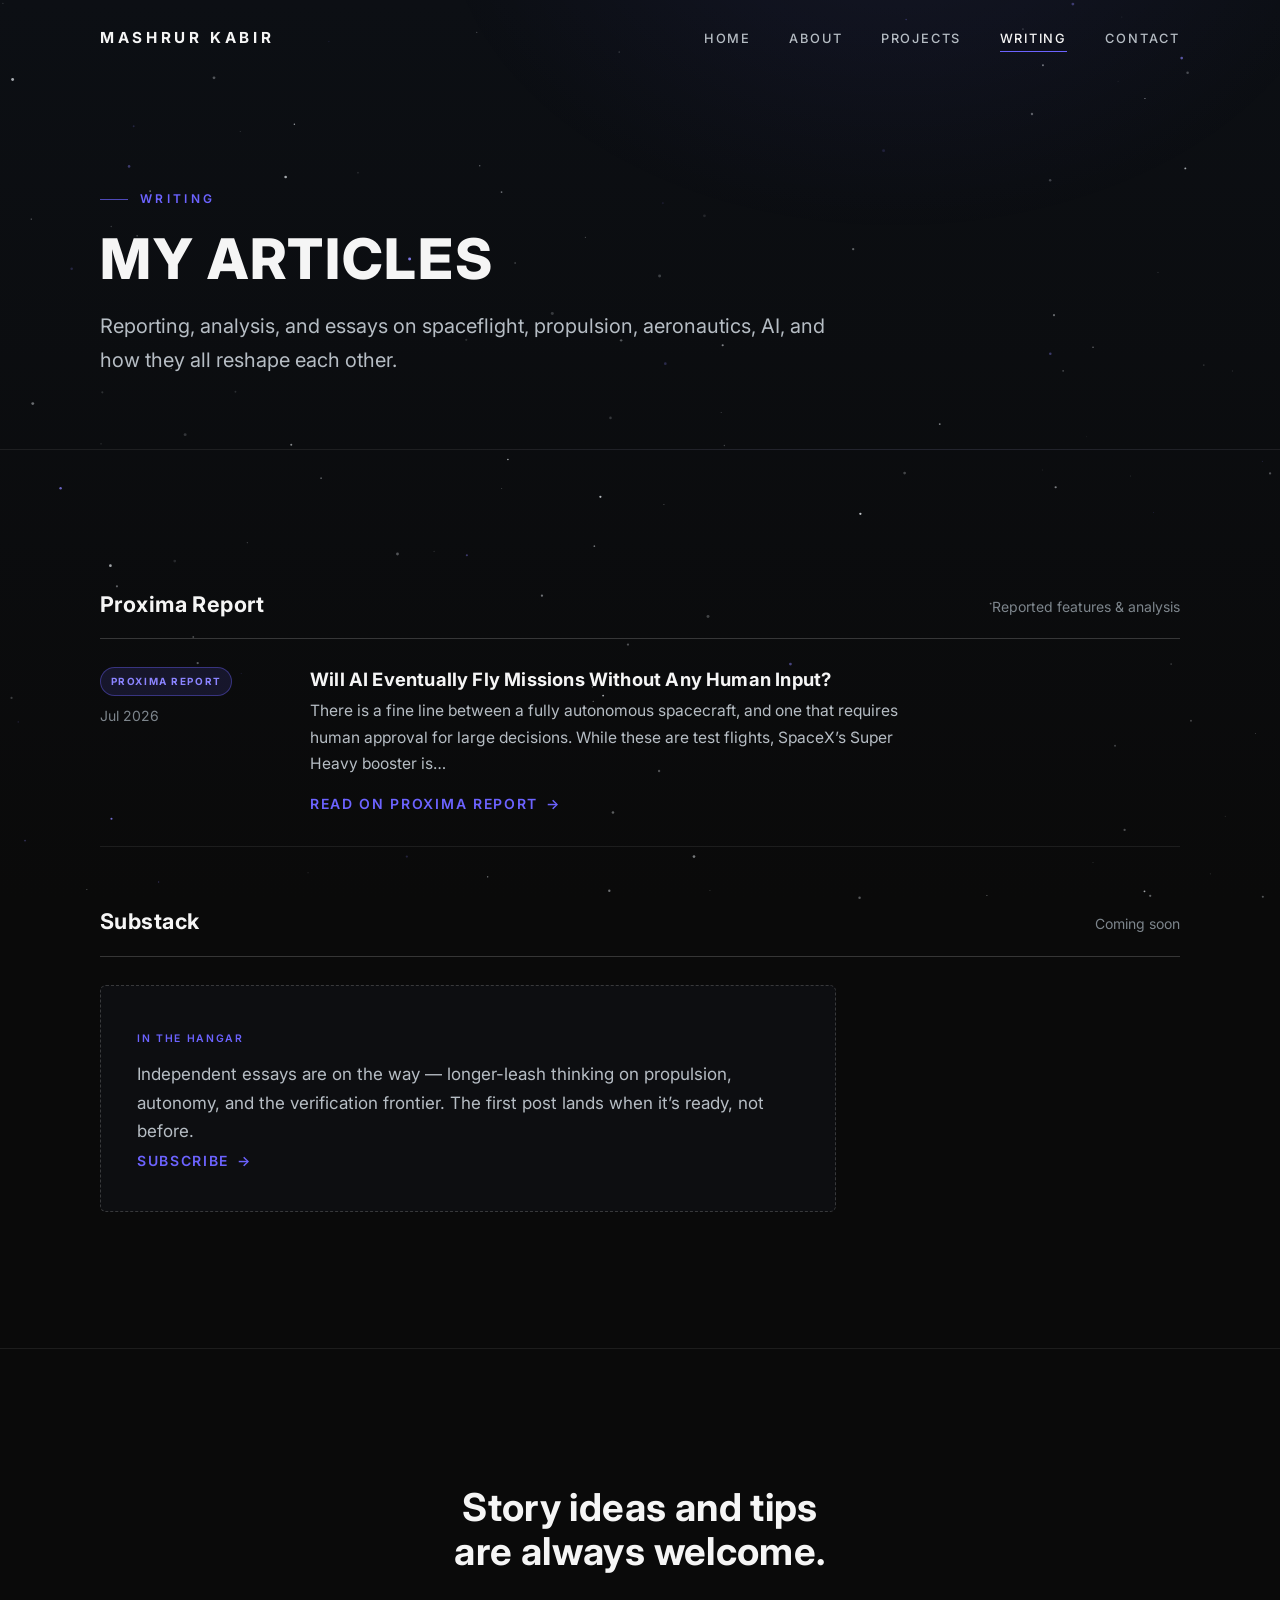
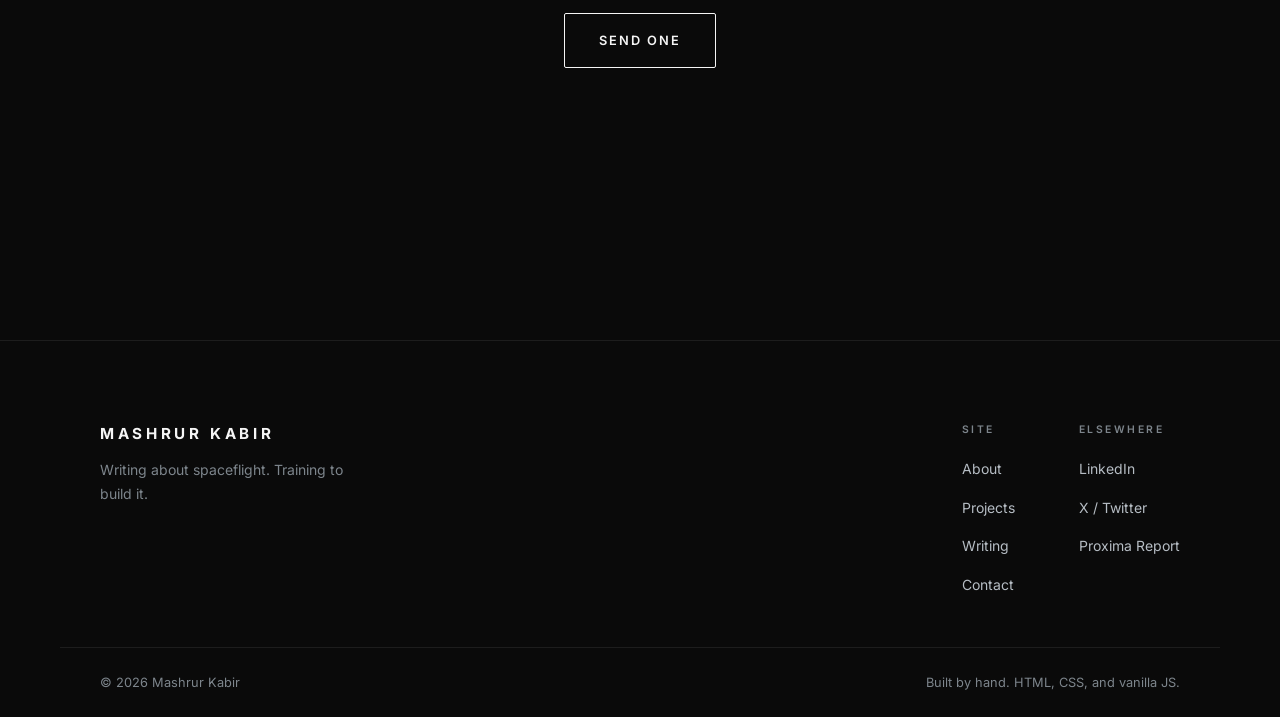
<file: writing.html>
<!DOCTYPE html>
<html lang="en">
<head>
  <meta charset="UTF-8">
  <meta name="viewport" content="width=device-width, initial-scale=1">
  <title>Writing — Mashrur Kabir</title>
  <meta name="description" content="Reporting and essays by Mashrur Kabir on spaceflight, propulsion, and AI in high-stakes systems — at Proxima Report, with a Substack on the way.">
  <link rel="canonical" href="https://mashrurkabir.com/writing.html">

  <link rel="icon" type="image/svg+xml" href="favicon.svg">
  <link rel="preconnect" href="https://fonts.googleapis.com">
  <link rel="preconnect" href="https://fonts.gstatic.com" crossorigin>
  <link href="https://fonts.googleapis.com/css2?family=Inter:wght@400;500;600;700;800&display=swap" rel="stylesheet">
  <link rel="stylesheet" href="style.css">

  <meta property="og:title" content="Writing — Mashrur Kabir">
  <meta property="og:description" content="Spaceflight, propulsion, and AI in high-stakes systems.">
  <meta property="og:type" content="website">
  <meta property="og:url" content="https://mashrurkabir.com/writing.html">
</head>
<body>
  <!-- Site-wide starfield — fixed canvas behind every page (shared markup on all pages; script.js §6) -->
  <div class="site-bg" data-site-bg aria-hidden="true">
    <canvas data-starfield hidden></canvas>
  </div>

  <a class="skip-link" href="#main">Skip to content</a>

  <header class="site-header is-scrolled" data-header>
    <div class="header-inner container">
      <a href="/" class="brand">Mashrur Kabir</a>
      <nav class="site-nav" id="site-nav" aria-label="Primary">
        <ul>
          <li><a href="/">Home</a></li>
          <li><a href="about.html">About</a></li>
          <li><a href="projects.html">Projects</a></li>
          <li><a href="writing.html" aria-current="page">Writing</a></li>
          <li><a href="contact.html">Contact</a></li>
        </ul>
      </nav>
      <button class="nav-toggle" type="button" aria-expanded="false" aria-controls="site-nav" data-nav-toggle>
        <span class="nav-toggle-box" aria-hidden="true"><span></span><span></span><span></span></span>
        <span class="visually-hidden">Menu</span>
      </button>
    </div>
  </header>

  <main id="main">

    <header class="page-header">
      <div class="container">
        <p class="eyebrow">Writing</p>
        <h1>My Articles</h1>
        <p class="lede">Reporting, analysis, and essays on spaceflight, propulsion, aeronautics, AI, and how they all reshape each other.</p>
      </div>
    </header>

    <section class="section">
      <div class="container">

        <!-- ================================================================
             The article lists below are auto-generated by
             scripts/update_articles.py (run hourly by a GitHub Action) from the
             Proxima Report and Substack RSS feeds. Do NOT hand-edit anything
             between the ARTICLES:*:start / :end markers — it is overwritten on
             the next run. Everything outside the markers is yours to edit.
             ================================================================ -->

        <!-- ======================= Proxima Report ======================= -->
        <section class="writing-section" aria-labelledby="proxima-title">
          <div class="writing-section-head">
            <h2 id="proxima-title">Proxima Report</h2>
            <span class="count">Reported features &amp; analysis</span>
          </div>

          <!-- ARTICLES:proxima:start -->
          <article class="entry reveal">
            <div class="entry-meta">
              <span class="badge badge--proxima">Proxima Report</span>
              <time datetime="2026-07">Jul 2026</time>
            </div>
            <div>
              <h3><a href="https://proximareport.com/articles/ai-space-missions-autonomy/" target="_blank" rel="noopener">Will AI Eventually Fly Missions Without Any Human Input?</a></h3>
              <p class="entry-summary">There is a fine line between a fully autonomous spacecraft, and one that requires human approval for large decisions. While these are test flights, SpaceX’s Super Heavy booster is…</p>
              <a class="text-link" href="https://proximareport.com/articles/ai-space-missions-autonomy/" target="_blank" rel="noopener">Read on Proxima Report <span aria-hidden="true">&rarr;</span></a>
            </div>
          </article>
          <!-- ARTICLES:proxima:end -->
        </section>

        <!-- ======================= Substack ======================= -->
        <section class="writing-section" aria-labelledby="substack-title">
          <div class="writing-section-head">
            <h2 id="substack-title">Substack</h2>
            <span class="count"><!-- ARTICLES:substack-count:start -->Coming soon<!-- ARTICLES:substack-count:end --></span>
          </div>

          <!-- ARTICLES:substack:start -->
          <div class="coming-soon reveal">
            <span class="card-status">In the hangar</span>
            <p>Independent essays are on the way — longer-leash thinking on propulsion, autonomy, and the verification frontier. The first post lands when it&rsquo;s ready, not before.</p>
            <a class="text-link" href="https://mashrurk.substack.com" target="_blank" rel="noopener">Subscribe <span aria-hidden="true">&rarr;</span></a>
          </div>
          <!-- ARTICLES:substack:end -->
        </section>

        <!-- ======================= Archive ======================= -->
        <!-- Auto-generated from data/articles.json — the permanent ledger of every
             piece the feeds have ever served. The section appears automatically once
             articles age out of the featured lists above. Don't hand-edit between
             the markers; see scripts/update_articles.py. -->
        <!-- ARTICLES:archive:start -->
        <!-- The Archive section appears here automatically once pieces age out of the featured lists above. -->
        <!-- ARTICLES:archive:end -->

      </div>
    </section>

    <section class="section cta-band" aria-labelledby="writing-cta-title">
      <div class="container">
        <h2 class="section-title reveal" id="writing-cta-title">Story ideas and tips are always welcome.</h2>
        <a class="btn reveal" data-delay="1" href="contact.html">Send One</a>
      </div>
    </section>

  </main>

  <footer class="site-footer">
    <div class="container footer-inner">
      <div>
        <p class="footer-name">Mashrur Kabir</p>
        <p class="footer-tag">Writing about spaceflight. Training to build it.</p>
      </div>
      <nav class="footer-col" aria-label="Footer">
        <span class="label">Site</span>
        <ul>
          <li><a href="about.html">About</a></li>
          <li><a href="projects.html">Projects</a></li>
          <li><a href="writing.html">Writing</a></li>
          <li><a href="contact.html">Contact</a></li>
        </ul>
      </nav>
      <div class="footer-col">
        <span class="label">Elsewhere</span>
        <ul>
          <!-- TODO: replace # with your real profile URLs (same block on every page) -->
          <li><a href="#" target="_blank" rel="noopener">LinkedIn</a></li>
          <li><a href="#" target="_blank" rel="noopener">X / Twitter</a></li>
          <li><a href="#" target="_blank" rel="noopener">Proxima Report</a></li>
        </ul>
      </div>
    </div>
    <div class="container footer-bottom">
      <p>&copy; <span data-year>2026</span> Mashrur Kabir</p>
      <p>Built by hand. HTML, CSS, and vanilla JS.</p>
    </div>
  </footer>

  <script src="script.js" defer></script>
</body>
</html>
</file>
<file: style.css>
/* ==========================================================================
   MASHRURKABIR.COM — shared stylesheet
   Dark aerospace-minimalist system: near-black, off-white, one indigo
   accent, Inter throughout (weight + tracking do the differentiation).

   Search "TODO" for the handful of values you might want to tune.
   ========================================================================== */

/* --------------------------------------------------------------------------
   1. Design tokens
   -------------------------------------------------------------------------- */
:root {
  /* Palette — TODO: adjust --accent if you want a different accent hue */
  --bg:            #0a0a0a;
  --bg-raised:     #101114;   /* cards, form fields */
  --bg-panel:      #0d0e11;   /* larger panels */
  --text:          #f5f5f5;
  --text-muted:    #b6bdc4;
  --text-faint:    #7d858c;
  --accent:        #6C63FF;   /* indigo */
  --accent-strong: #8B84FF;   /* lighter tint — hovers, badges, emphasis */
  --accent-soft:   rgba(108, 99, 255, 0.13);
  --border:        rgba(255, 255, 255, 0.08);
  --border-strong: rgba(255, 255, 255, 0.18);

  /* Type */
  --font-sans: "Inter", "Helvetica Neue", Helvetica, Arial, sans-serif;
  --fs-hero:  clamp(2.75rem, 9vw, 6.5rem);
  --fs-h1:    clamp(2.25rem, 6vw, 3.5rem);
  --fs-h2:    clamp(1.6rem, 3.6vw, 2.4rem);
  --fs-h3:    1.1875rem;
  --fs-lede:  clamp(1.05rem, 1.6vw, 1.25rem);
  --fs-body:  1.0625rem;
  --fs-small: 0.875rem;
  --fs-label: 0.75rem;

  /* Layout */
  --header-h:  76px;
  --container: 1160px;
  --pad-x:     clamp(1.25rem, 5vw, 2.5rem);
  --section-y: clamp(4.5rem, 11vw, 8.5rem);

  --ease: cubic-bezier(0.22, 0.61, 0.36, 1);
  color-scheme: dark;
}

/* --------------------------------------------------------------------------
   2. Base
   -------------------------------------------------------------------------- */
*,
*::before,
*::after {
  box-sizing: border-box;
  margin: 0;
  padding: 0;
}

html {
  scroll-behavior: smooth;
  -webkit-text-size-adjust: 100%;
}

body {
  background: var(--bg);
  color: var(--text);
  font-family: var(--font-sans);
  font-size: var(--fs-body);
  line-height: 1.7;
  -webkit-font-smoothing: antialiased;
  overflow-x: hidden;
}

img,
video,
canvas {
  display: block;
  max-width: 100%;
}

/* Keep the [hidden] attribute working despite the display rules above
   (script.js relies on it to swap the hero video/starfield) */
[hidden] {
  display: none !important;
}

a {
  color: var(--text);
  text-decoration: none;
}

::selection {
  background: var(--accent);
  color: #08131a;
}

:focus-visible {
  outline: 2px solid var(--accent);
  outline-offset: 3px;
  border-radius: 2px;
}

.visually-hidden {
  position: absolute;
  width: 1px;
  height: 1px;
  padding: 0;
  margin: -1px;
  overflow: hidden;
  clip: rect(0 0 0 0);
  white-space: nowrap;
  border: 0;
}

.skip-link {
  position: fixed;
  top: 0.75rem;
  left: 0.75rem;
  z-index: 200;
  padding: 0.6rem 1rem;
  background: var(--text);
  color: #0a0a0a;
  font-size: var(--fs-small);
  font-weight: 600;
  transform: translateY(-160%);
  transition: transform 0.2s var(--ease);
}

.skip-link:focus-visible {
  transform: translateY(0);
}

.container {
  width: 100%;
  max-width: var(--container);
  margin-inline: auto;
  padding-inline: var(--pad-x);
}

/* --------------------------------------------------------------------------
   3. Typography helpers
   -------------------------------------------------------------------------- */

/* Telemetry-style section label: small caps tick + accent */
.eyebrow {
  display: inline-flex;
  align-items: center;
  gap: 0.75rem;
  font-size: var(--fs-label);
  font-weight: 600;
  letter-spacing: 0.28em;
  text-transform: uppercase;
  color: var(--accent);
  margin-bottom: 1.25rem;
}

.eyebrow::before {
  content: "";
  width: 1.75rem;
  height: 1px;
  background: var(--accent);
  opacity: 0.7;
}

.section-title {
  font-size: var(--fs-h2);
  font-weight: 700;
  letter-spacing: 0.01em;
  line-height: 1.15;
  text-wrap: balance;
  max-width: 24ch;
}

.lede {
  font-size: var(--fs-lede);
  color: var(--text-muted);
  max-width: 58ch;
  margin-top: 1.25rem;
}

/* Inline text link with arrow */
.text-link {
  display: inline-flex;
  align-items: center;
  gap: 0.5rem;
  font-size: var(--fs-small);
  font-weight: 600;
  letter-spacing: 0.12em;
  text-transform: uppercase;
  color: var(--accent);
  transition: color 0.2s var(--ease), gap 0.2s var(--ease);
}

.text-link:hover {
  color: var(--accent-strong);
  gap: 0.75rem;
}

/* --------------------------------------------------------------------------
   4. Buttons — bordered, uppercase, fills on hover
   -------------------------------------------------------------------------- */
.btn {
  display: inline-flex;
  align-items: center;
  justify-content: center;
  gap: 0.6rem;
  padding: 0.95rem 2.1rem;
  border: 1.5px solid var(--text);
  border-radius: 2px;
  background: transparent;
  color: var(--text);
  font-family: var(--font-sans);
  font-size: 0.8rem;
  font-weight: 600;
  letter-spacing: 0.16em;
  text-transform: uppercase;
  cursor: pointer;
  transition: background 0.25s var(--ease), color 0.25s var(--ease),
    border-color 0.25s var(--ease);
}

.btn:hover {
  background: var(--accent);
  border-color: var(--accent);
  color: var(--text);
}

.btn-solid {
  background: var(--text);
  color: #0a0a0a;
}

.btn-solid:hover {
  background: transparent;
  color: var(--text);
}

.btn-ghost {
  border-color: var(--border-strong);
  color: var(--text-muted);
}

.btn-ghost:hover {
  border-color: var(--text);
  background: transparent;
  color: var(--text);
}

/* --------------------------------------------------------------------------
   5. Header / navigation
   -------------------------------------------------------------------------- */
.site-header {
  position: fixed;
  inset: 0 0 auto 0;
  z-index: 100;
  height: var(--header-h);
  border-bottom: 1px solid transparent;
  transition: border-color 0.35s var(--ease);
}

/* The frosted background lives on a pseudo-element, NOT the header itself.
   A backdrop-filter on the header would make it the containing block for the
   fixed mobile menu (a descendant) and trap it — the source of the open/close
   "morph". Keeping it on ::before avoids that while still fading in on scroll. */
.site-header::before {
  content: "";
  position: absolute;
  inset: 0;
  z-index: -1;
  background: rgba(10, 10, 10, 0.82);
  -webkit-backdrop-filter: blur(12px);
  backdrop-filter: blur(12px);
  opacity: 0;
  transition: opacity 0.35s var(--ease);
}

/* Solidifies once the page scrolls (class added by script.js) */
.site-header.is-scrolled::before {
  opacity: 1;
}

.site-header.is-scrolled {
  border-bottom-color: var(--border);
}

.header-inner {
  height: 100%;
  display: flex;
  align-items: center;
  justify-content: space-between;
  gap: 2rem;
}

.brand {
  font-size: 0.95rem;
  font-weight: 700;
  letter-spacing: 0.24em;
  text-transform: uppercase;
  white-space: nowrap;
}

.site-nav ul {
  display: flex;
  align-items: center;
  gap: clamp(1.25rem, 3vw, 2.5rem);
  list-style: none;
}

.site-nav a {
  position: relative;
  font-size: 0.8rem;
  font-weight: 500;
  letter-spacing: 0.14em;
  text-transform: uppercase;
  color: var(--text-muted);
  padding-block: 0.4rem;
  transition: color 0.2s var(--ease);
}

.site-nav a::after {
  content: "";
  position: absolute;
  left: 0;
  bottom: 0;
  width: 100%;
  height: 1px;
  background: var(--accent);
  transform: scaleX(0);
  transform-origin: left;
  transition: transform 0.25s var(--ease);
}

.site-nav a:hover,
.site-nav a[aria-current="page"] {
  color: var(--text);
}

.site-nav a:hover::after,
.site-nav a[aria-current="page"]::after {
  transform: scaleX(1);
}

/* Hamburger — hidden on desktop */
.nav-toggle {
  display: none;
  background: none;
  border: 0;
  padding: 0.5rem;
  cursor: pointer;
  z-index: 120;
}

.nav-toggle-box {
  display: flex;
  flex-direction: column;
  gap: 6px;
  width: 26px;
}

.nav-toggle-box span {
  height: 2px;
  width: 100%;
  background: var(--text);
  transition: transform 0.3s var(--ease), opacity 0.3s var(--ease);
}

@media (max-width: 860px) {
  .nav-toggle {
    display: block;
  }

  .site-nav {
    position: fixed;
    inset: 0;
    z-index: 110; /* above page content, below the close button (120) */
    background: var(--bg); /* fully opaque — no bleed-through on iOS */
    display: grid;
    place-items: center;
    opacity: 0;
    visibility: hidden;
    transition: opacity 0.3s var(--ease), visibility 0.3s var(--ease);
  }

  .site-nav ul {
    flex-direction: column;
    gap: 2.25rem;
    text-align: center;
  }

  .site-nav a {
    font-size: 1.05rem;
    letter-spacing: 0.2em;
  }

  body.nav-open .site-nav {
    opacity: 1;
    visibility: visible;
  }

  body.nav-open {
    overflow: hidden;
  }

  body.nav-open .nav-toggle-box span:nth-child(1) {
    transform: translateY(8px) rotate(45deg);
  }

  body.nav-open .nav-toggle-box span:nth-child(2) {
    opacity: 0;
  }

  body.nav-open .nav-toggle-box span:nth-child(3) {
    transform: translateY(-8px) rotate(-45deg);
  }
}

/* --------------------------------------------------------------------------
   6. Site background & hero (home)
   -------------------------------------------------------------------------- */

/* Fixed starfield canvas behind every page — the markup sits right after
   <body> on each page and script.js §6 renders into it. Stays put while
   the content scrolls over it. */
.site-bg {
  position: fixed;
  inset: 0;
  z-index: -1;
  pointer-events: none;
}

.site-bg canvas {
  width: 100%;
  height: 100%;
}

.hero {
  position: relative;
  min-height: 100vh;
  min-height: 100svh;
  display: grid;
  place-items: center;
  overflow: hidden;
  isolation: isolate;
}

/* Transparent by default so the site-wide starfield shows through */
.hero-bg {
  position: absolute;
  inset: 0;
  z-index: -2;
}

/* Video mode only (script.js adds .has-video): the poster doubles as the
   reduced-motion / video-loading fallback and hides the starfield behind it */
.hero-bg.has-video {
  background: url("assets/hero-poster.jpg") center / cover no-repeat, #0a0a0a;
}

.hero-video {
  position: absolute;
  inset: 0;
  width: 100%;
  height: 100%;
  object-fit: cover;
}

/* Legibility scrim over the hero — fades out at the bottom so the starfield
   continues uninterrupted into the page below */
.hero-overlay {
  position: absolute;
  inset: 0;
  z-index: 1; /* above the video inside .hero-bg */
  background: linear-gradient(
    to bottom,
    rgba(10, 10, 10, 0.55) 0%,
    rgba(10, 10, 10, 0.3) 45%,
    rgba(10, 10, 10, 0) 100%
  );
}

/* Video mode: the hero is opaque, so blend it into the page instead */
.hero-bg.has-video .hero-overlay {
  background: linear-gradient(
    to bottom,
    rgba(10, 10, 10, 0.55) 0%,
    rgba(10, 10, 10, 0.3) 45%,
    rgba(10, 10, 10, 0.65) 80%,
    var(--bg) 100%
  );
}

.hero-content {
  text-align: center;
  padding-top: var(--header-h);
  padding-bottom: 4rem;
}

.hero-title {
  font-size: var(--fs-hero);
  font-weight: 800;
  letter-spacing: 0.045em;
  line-height: 1.02;
  text-transform: uppercase;
}

.hero-tagline {
  margin-top: 1.5rem;
  display: inline-flex;
  align-items: center;
  gap: 1rem;
  font-size: clamp(0.8rem, 2vw, 1rem);
  font-weight: 500;
  letter-spacing: 0.34em;
  text-transform: uppercase;
  color: var(--text-muted);
}

.hero-tagline::before,
.hero-tagline::after {
  content: "";
  width: clamp(1.5rem, 5vw, 3rem);
  height: 1px;
  background: var(--accent);
  opacity: 0.7;
}

.hero-actions {
  margin-top: 3rem;
  display: flex;
  flex-wrap: wrap;
  justify-content: center;
  gap: 1rem;
}

/* Entrance sequence on load */
.hero-title,
.hero-tagline,
.hero-actions {
  animation: hero-rise 0.9s var(--ease) both;
}

.hero-tagline { animation-delay: 0.15s; }
.hero-actions { animation-delay: 0.3s; }

@keyframes hero-rise {
  from {
    opacity: 0;
    transform: translateY(26px);
  }
  to {
    opacity: 1;
    transform: translateY(0);
  }
}

/* Scroll cue */
.scroll-cue {
  position: absolute;
  bottom: 2rem;
  left: 50%;
  transform: translateX(-50%);
  display: flex;
  flex-direction: column;
  align-items: center;
  gap: 0.75rem;
  font-size: 0.65rem;
  font-weight: 600;
  letter-spacing: 0.3em;
  text-transform: uppercase;
  color: var(--text-faint);
}

.scroll-cue::after {
  content: "";
  width: 1px;
  height: 44px;
  background: linear-gradient(to bottom, var(--accent), transparent);
  animation: cue-drop 2.4s var(--ease) infinite;
}

@keyframes cue-drop {
  0%   { transform: scaleY(0); transform-origin: top; opacity: 0; }
  35%  { transform: scaleY(1); transform-origin: top; opacity: 1; }
  70%  { transform: scaleY(1); transform-origin: bottom; opacity: 1; }
  100% { transform: scaleY(0); transform-origin: bottom; opacity: 0; }
}

/* --------------------------------------------------------------------------
   7. Sections & shared blocks
   -------------------------------------------------------------------------- */
.section {
  padding-block: var(--section-y);
}

.section + .section {
  border-top: 1px solid var(--border);
}

/* Big single-line positioning statement */
.statement {
  font-size: clamp(1.5rem, 3.8vw, 2.6rem);
  font-weight: 600;
  line-height: 1.3;
  letter-spacing: 0.005em;
  max-width: 26ch;
  text-wrap: balance;
}

.statement em {
  font-style: normal;
  color: var(--accent-strong);
}

.statement-sub {
  margin-top: 1.5rem;
  color: var(--text-muted);
  max-width: 52ch;
}

/* "About Me" link-button under the focus statement */
#focus .btn {
  margin-top: 2.5rem;
}

/* Card grid (home "Selected Work" + projects page) */
.card-grid {
  display: grid;
  grid-template-columns: repeat(auto-fit, minmax(280px, 1fr));
  gap: 1.25rem;
  margin-top: 3rem;
}

/* "All Projects" link-button under the home card grid */
.card-grid + .btn {
  margin-top: 2.5rem;
}

.card {
  display: flex;
  flex-direction: column;
  gap: 1rem;
  padding: 1.75rem;
  background: var(--bg-raised);
  border: 1px solid var(--border);
  border-radius: 6px;
  transition: transform 0.3s var(--ease), border-color 0.3s var(--ease),
    box-shadow 0.3s var(--ease);
}

.card:hover {
  transform: translateY(-6px);
  border-color: rgba(108, 99, 255, 0.45);
  box-shadow: 0 14px 40px -18px rgba(108, 99, 255, 0.35);
}

.card-tags {
  display: flex;
  flex-wrap: wrap;
  gap: 0.5rem;
}

.card-tags span {
  font-size: 0.65rem;
  font-weight: 600;
  letter-spacing: 0.16em;
  text-transform: uppercase;
  color: var(--text-muted);
  padding: 0.3rem 0.65rem;
  border: 1px solid var(--border);
  border-radius: 999px;
}

.card h3 {
  font-size: var(--fs-h3);
  font-weight: 700;
  letter-spacing: 0.01em;
}

.card p {
  color: var(--text-muted);
  font-size: 0.975rem;
  flex-grow: 1;
}

.card .text-link {
  margin-top: 0.25rem;
}

/* Whole-card click target (link wraps the card via ::after) */
.card {
  position: relative;
}

.card .card-cover::after {
  content: "";
  position: absolute;
  inset: 0;
  border-radius: 6px;
}

/* Pending / in-progress card */
.card--pending {
  border-style: dashed;
  border-color: var(--border-strong);
}

.card--pending:hover {
  transform: none;
  box-shadow: none;
  border-color: var(--border-strong);
}

.card-status {
  font-size: 0.65rem;
  font-weight: 600;
  letter-spacing: 0.16em;
  text-transform: uppercase;
  color: var(--accent);
}

/* Verification-frontier feature panel */
.frontier {
  border-left: 2px solid var(--accent);
  padding-left: clamp(1.5rem, 4vw, 3rem);
  max-width: 46rem;
}

.frontier p {
  margin-top: 1.25rem;
  color: var(--text-muted);
  font-size: var(--fs-lede);
}

.frontier .text-link {
  margin-top: 1.75rem;
}

/* Closing CTA band */
.cta-band {
  text-align: center;
}

.cta-band .section-title {
  margin-inline: auto;
}

.cta-band .btn {
  margin-top: 2.5rem;
}

/* --------------------------------------------------------------------------
   8. Interior page header
   -------------------------------------------------------------------------- */
.page-header {
  padding-top: calc(var(--header-h) + clamp(3.5rem, 9vw, 6.5rem));
  padding-bottom: clamp(2.75rem, 6vw, 4.5rem);
  border-bottom: 1px solid var(--border);
  /* Translucent accent glow only — the starfield stays visible behind it */
  background: radial-gradient(60% 120% at 70% -20%, rgba(108, 99, 255, 0.08), transparent 60%);
}

.page-header h1 {
  font-size: var(--fs-h1);
  font-weight: 800;
  letter-spacing: 0.03em;
  text-transform: uppercase;
  line-height: 1.05;
}

/* --------------------------------------------------------------------------
   9. About page
   -------------------------------------------------------------------------- */
.about-grid {
  display: grid;
  grid-template-columns: minmax(0, 1.6fr) minmax(260px, 1fr);
  gap: clamp(2rem, 6vw, 4.5rem);
  align-items: start;
}

.about-prose p + p {
  margin-top: 1.35rem;
}

.about-prose strong {
  color: var(--text);
  font-weight: 600;
}

.about-prose {
  color: var(--text-muted);
  max-width: 62ch;
}

.about-photo {
  position: sticky;
  top: calc(var(--header-h) + 2rem);
}

.photo-placeholder {
  aspect-ratio: 4 / 5;
  display: grid;
  place-items: center;
  border: 1px dashed var(--border-strong);
  border-radius: 6px;
  background:
    radial-gradient(80% 80% at 50% 20%, rgba(108, 99, 255, 0.07), transparent),
    var(--bg-raised);
  color: var(--text-faint);
  font-size: 0.7rem;
  font-weight: 600;
  letter-spacing: 0.24em;
  text-transform: uppercase;
  text-align: center;
  line-height: 2;
}

.about-photo img {
  border-radius: 6px;
  border: 1px solid var(--border);
}

.about-photo figcaption {
  margin-top: 0.75rem;
  font-size: var(--fs-small);
  color: var(--text-faint);
}

/* "What I do" trio */
.what-grid {
  display: grid;
  grid-template-columns: repeat(auto-fit, minmax(260px, 1fr));
  gap: 1.25rem;
  margin-top: 3rem;
}

.what-item {
  padding: 1.75rem;
  border: 1px solid var(--border);
  border-radius: 6px;
  background: var(--bg-panel);
}

.what-item h3 {
  font-size: 1.05rem;
  font-weight: 700;
  letter-spacing: 0.02em;
  margin-bottom: 0.75rem;
}

.what-item p {
  color: var(--text-muted);
  font-size: 0.975rem;
}

/* North-stars strip */
.north-stars {
  margin-top: 3rem;
  padding-top: 2rem;
  border-top: 1px solid var(--border);
  display: flex;
  flex-wrap: wrap;
  align-items: baseline;
  gap: 1rem 2.5rem;
}

.north-stars .label {
  font-size: var(--fs-label);
  font-weight: 600;
  letter-spacing: 0.28em;
  text-transform: uppercase;
  color: var(--text-faint);
}

.north-stars ul {
  display: flex;
  flex-wrap: wrap;
  gap: 1rem 2.5rem;
  list-style: none;
}

.north-stars li {
  font-size: 1rem;
  font-weight: 600;
  letter-spacing: 0.08em;
  text-transform: uppercase;
  color: var(--text-muted);
}

@media (max-width: 820px) {
  .about-grid {
    grid-template-columns: 1fr;
  }

  .about-photo {
    position: static;
    order: -1;
    max-width: 340px;
  }
}

/* --------------------------------------------------------------------------
   10. Writing page
   -------------------------------------------------------------------------- */
.writing-section {
  margin-top: 3.5rem;
}

.writing-section:first-of-type {
  margin-top: 0;
}

.writing-section-head {
  display: flex;
  align-items: baseline;
  justify-content: space-between;
  gap: 1rem;
  padding-bottom: 1rem;
  border-bottom: 1px solid var(--border-strong);
}

.writing-section-head h2 {
  font-size: 1.35rem;
  font-weight: 700;
  letter-spacing: 0.02em;
}

.writing-section-head .count {
  font-size: var(--fs-small);
  color: var(--text-faint);
}

.entry {
  display: grid;
  grid-template-columns: 170px minmax(0, 1fr);
  gap: 0.5rem 2.5rem;
  padding-block: 1.75rem;
  border-bottom: 1px solid var(--border);
}

.entry-meta {
  display: flex;
  flex-direction: column;
  gap: 0.5rem;
}

.badge {
  align-self: flex-start;
  font-size: 0.62rem;
  font-weight: 700;
  letter-spacing: 0.16em;
  text-transform: uppercase;
  padding: 0.3rem 0.6rem;
  border-radius: 999px;
  border: 1px solid var(--border);
  color: var(--text-muted);
}

.badge--proxima {
  color: var(--accent-strong);
  border-color: rgba(108, 99, 255, 0.4);
  background: var(--accent-soft);
}

.entry-meta time {
  font-size: var(--fs-small);
  color: var(--text-faint);
}

.entry h3 {
  font-size: 1.15rem;
  font-weight: 700;
  letter-spacing: 0.01em;
  line-height: 1.35;
}

.entry h3 a {
  transition: color 0.2s var(--ease);
}

.entry h3 a:hover {
  color: var(--accent-strong);
}

.entry-summary {
  margin-top: 0.4rem;
  color: var(--text-muted);
  font-size: 0.975rem;
  max-width: 62ch;
}

.entry .text-link {
  margin-top: 0.9rem;
}

@media (max-width: 640px) {
  .entry {
    grid-template-columns: 1fr;
  }

  .entry-meta {
    flex-direction: row;
    align-items: center;
    gap: 1rem;
  }
}

/* Substack coming-soon panel */
.coming-soon {
  margin-top: 1.75rem;
  padding: 2.25rem;
  border: 1px dashed var(--border-strong);
  border-radius: 6px;
  background: var(--bg-panel);
  max-width: 46rem;
}

.coming-soon p {
  color: var(--text-muted);
}

.coming-soon .card-status {
  display: inline-block;
  margin-bottom: 0.75rem;
}

/* Archive — compact one-line rows for older pieces, generated by
   scripts/update_articles.py from data/articles.json */
.archive-list {
  list-style: none;
}

.archive-list li {
  border-bottom: 1px solid var(--border);
}

.archive-list a {
  display: grid;
  grid-template-columns: 110px minmax(0, 1fr) auto;
  align-items: baseline;
  gap: 0.35rem 2rem;
  padding: 1.05rem 0.25rem;
  color: var(--text-muted);
  transition: color 0.2s var(--ease), padding-left 0.2s var(--ease);
}

.archive-list a:hover {
  color: var(--text);
  padding-left: 0.75rem;
}

.archive-list time,
.archive-list .archive-undated {
  font-size: var(--fs-small);
  color: var(--text-faint);
}

.archive-list .archive-title {
  font-weight: 600;
}

.archive-list .archive-source {
  font-size: 0.65rem;
  font-weight: 600;
  letter-spacing: 0.16em;
  text-transform: uppercase;
  color: var(--text-faint);
  white-space: nowrap;
}

@media (max-width: 640px) {
  .archive-list a {
    grid-template-columns: 1fr;
    gap: 0.2rem;
  }

  /* Title first when stacked */
  .archive-list .archive-title {
    order: -1;
  }
}

/* --------------------------------------------------------------------------
   11. Contact page
   -------------------------------------------------------------------------- */
.contact-grid {
  display: grid;
  grid-template-columns: minmax(0, 1.5fr) minmax(260px, 1fr);
  gap: clamp(2.5rem, 6vw, 5rem);
  align-items: start;
}

.form-row {
  display: grid;
  grid-template-columns: 1fr 1fr;
  gap: 1.25rem;
}

.form-field {
  display: flex;
  flex-direction: column;
  gap: 0.5rem;
  margin-bottom: 1.25rem;
}

.form-field label {
  font-size: var(--fs-label);
  font-weight: 600;
  letter-spacing: 0.2em;
  text-transform: uppercase;
  color: var(--text-muted);
}

.form-field input,
.form-field textarea {
  font: inherit;
  color: var(--text);
  background: var(--bg-raised);
  border: 1px solid var(--border-strong);
  border-radius: 4px;
  padding: 0.9rem 1rem;
  transition: border-color 0.2s var(--ease), box-shadow 0.2s var(--ease);
}

.form-field textarea {
  resize: vertical;
  min-height: 160px;
}

.form-field input:focus,
.form-field textarea:focus {
  outline: none;
  border-color: var(--accent);
  box-shadow: 0 0 0 3px var(--accent-soft);
}

/* Spam honeypot — keep visually removed */
.honeypot {
  position: absolute;
  left: -9999px;
  width: 1px;
  height: 1px;
  opacity: 0;
}

.form-status {
  margin-top: 1rem;
  font-size: var(--fs-small);
  min-height: 1.4em;
  color: var(--text-muted);
}

.form-status.is-success { color: var(--accent-strong); }
.form-status.is-error   { color: #e08a8a; }

.contact-aside h2 {
  font-size: 1.05rem;
  font-weight: 700;
  letter-spacing: 0.04em;
  text-transform: uppercase;
  margin-bottom: 1.25rem;
}

.contact-links {
  list-style: none;
  display: flex;
  flex-direction: column;
}

.contact-links li {
  border-top: 1px solid var(--border);
}

.contact-links li:last-child {
  border-bottom: 1px solid var(--border);
}

.contact-links a {
  display: flex;
  justify-content: space-between;
  align-items: baseline;
  gap: 1rem;
  padding: 1.1rem 0.25rem;
  color: var(--text-muted);
  transition: color 0.2s var(--ease), padding-left 0.2s var(--ease);
}

.contact-links a:hover {
  color: var(--text);
  padding-left: 0.75rem;
}

.contact-links .kind {
  font-size: 0.65rem;
  font-weight: 600;
  letter-spacing: 0.2em;
  text-transform: uppercase;
  color: var(--text-faint);
}

@media (max-width: 820px) {
  .contact-grid {
    grid-template-columns: 1fr;
  }

  .form-row {
    grid-template-columns: 1fr;
  }
}

/* --------------------------------------------------------------------------
   12. Project subpage (mtk-news.html)
   -------------------------------------------------------------------------- */

/* "← All projects" crumb above the page-header eyebrow.
   Block-level + fit-content so it sits on its own line (both it and .eyebrow
   are inline-flex, which would otherwise let them share a line) while keeping
   the hit area tight to the text. */
.back-link {
  display: flex;
  width: fit-content;
  margin-bottom: 2.5rem;
}

/* Button row under the subpage header lede (e.g. "View on GitHub") */
.page-actions {
  display: flex;
  flex-wrap: wrap;
  gap: 1rem;
  margin-top: 2.25rem;
}

/* Vitals strip — label / value / note fact cards */
.fact-grid {
  display: grid;
  grid-template-columns: repeat(auto-fit, minmax(200px, 1fr));
  gap: 1.25rem;
}

.fact {
  padding: 1.5rem 1.75rem;
  border: 1px solid var(--border);
  border-radius: 6px;
  background: var(--bg-panel);
}

.fact .label {
  display: block;
  font-size: var(--fs-label);
  font-weight: 600;
  letter-spacing: 0.28em;
  text-transform: uppercase;
  color: var(--text-faint);
  margin-bottom: 0.6rem;
}

.fact .value {
  font-size: 1.4rem;
  font-weight: 700;
  letter-spacing: 0.02em;
  line-height: 1.2;
}

.fact .note {
  margin-top: 0.35rem;
  font-size: var(--fs-small);
  color: var(--text-muted);
}

/* Story prose reuses .about-prose; this adds the offset below the section title */
.story-prose {
  margin-top: 3rem;
}

/* Milestone timeline */
.timeline {
  list-style: none;
  margin-top: 3rem;
  max-width: 46rem;
}

.timeline li {
  position: relative;
  padding: 0 0 2.75rem 2.25rem;
  border-left: 1px solid var(--border-strong);
}

.timeline li:last-child {
  padding-bottom: 0.25rem;
  /* Fade the rail out under the final milestone */
  border-image: linear-gradient(to bottom, var(--border-strong), transparent) 1;
}

.timeline li::before {
  content: "";
  position: absolute;
  top: 0.35rem;
  left: -4px;
  width: 9px;
  height: 9px;
  border-radius: 50%;
  background: var(--accent);
  box-shadow: 0 0 0 4px var(--accent-soft);
}

.timeline .when {
  font-size: var(--fs-label);
  font-weight: 600;
  letter-spacing: 0.28em;
  text-transform: uppercase;
  color: var(--accent);
}

.timeline h3 {
  margin-top: 0.4rem;
  font-size: var(--fs-h3);
  font-weight: 700;
  letter-spacing: 0.01em;
}

.timeline p {
  margin-top: 0.45rem;
  color: var(--text-muted);
  max-width: 56ch;
}

.timeline + .coming-soon {
  margin-top: 3rem;
}

/* --------------------------------------------------------------------------
   13. Footer
   -------------------------------------------------------------------------- */
.site-footer {
  border-top: 1px solid var(--border);
  padding-top: clamp(3rem, 7vw, 5rem);
  margin-top: var(--section-y);
}

.footer-inner {
  display: grid;
  grid-template-columns: minmax(0, 1.4fr) auto auto;
  gap: 2.5rem 4rem;
  padding-bottom: 3rem;
}

.footer-name {
  font-size: 0.95rem;
  font-weight: 700;
  letter-spacing: 0.24em;
  text-transform: uppercase;
}

.footer-tag {
  margin-top: 0.75rem;
  color: var(--text-faint);
  font-size: var(--fs-small);
  max-width: 30ch;
}

.footer-col .label {
  display: block;
  font-size: 0.65rem;
  font-weight: 600;
  letter-spacing: 0.24em;
  text-transform: uppercase;
  color: var(--text-faint);
  margin-bottom: 1rem;
}

.footer-col ul {
  list-style: none;
  display: flex;
  flex-direction: column;
  gap: 0.6rem;
}

.footer-col a {
  font-size: var(--fs-small);
  color: var(--text-muted);
  transition: color 0.2s var(--ease);
}

.footer-col a:hover {
  color: var(--text);
}

.footer-bottom {
  border-top: 1px solid var(--border);
  padding-block: 1.5rem;
  display: flex;
  flex-wrap: wrap;
  justify-content: space-between;
  gap: 0.5rem 2rem;
  font-size: 0.8rem;
  color: var(--text-faint);
}

@media (max-width: 720px) {
  .footer-inner {
    grid-template-columns: 1fr;
    gap: 2.25rem;
  }
}

/* --------------------------------------------------------------------------
   14. Scroll-reveal
   -------------------------------------------------------------------------- */
.reveal {
  opacity: 0;
  transform: translateY(26px);
  transition: opacity 0.7s var(--ease), transform 0.7s var(--ease);
}

.reveal.is-visible {
  opacity: 1;
  transform: translateY(0);
}

/* Optional stagger: add data-delay="1|2|3" alongside class="reveal" */
.reveal[data-delay="1"] { transition-delay: 0.1s; }
.reveal[data-delay="2"] { transition-delay: 0.2s; }
.reveal[data-delay="3"] { transition-delay: 0.3s; }

/* --------------------------------------------------------------------------
   15. Reduced motion — kill all animation, show everything
   -------------------------------------------------------------------------- */
@media (prefers-reduced-motion: reduce) {
  html {
    scroll-behavior: auto;
  }

  *,
  *::before,
  *::after {
    animation-duration: 0.01ms !important;
    animation-iteration-count: 1 !important;
    transition-duration: 0.01ms !important;
  }

  .reveal {
    opacity: 1 !important;
    transform: none !important;
  }

  .scroll-cue::after {
    animation: none;
    transform: none;
    opacity: 0.6;
  }
}
</file>
